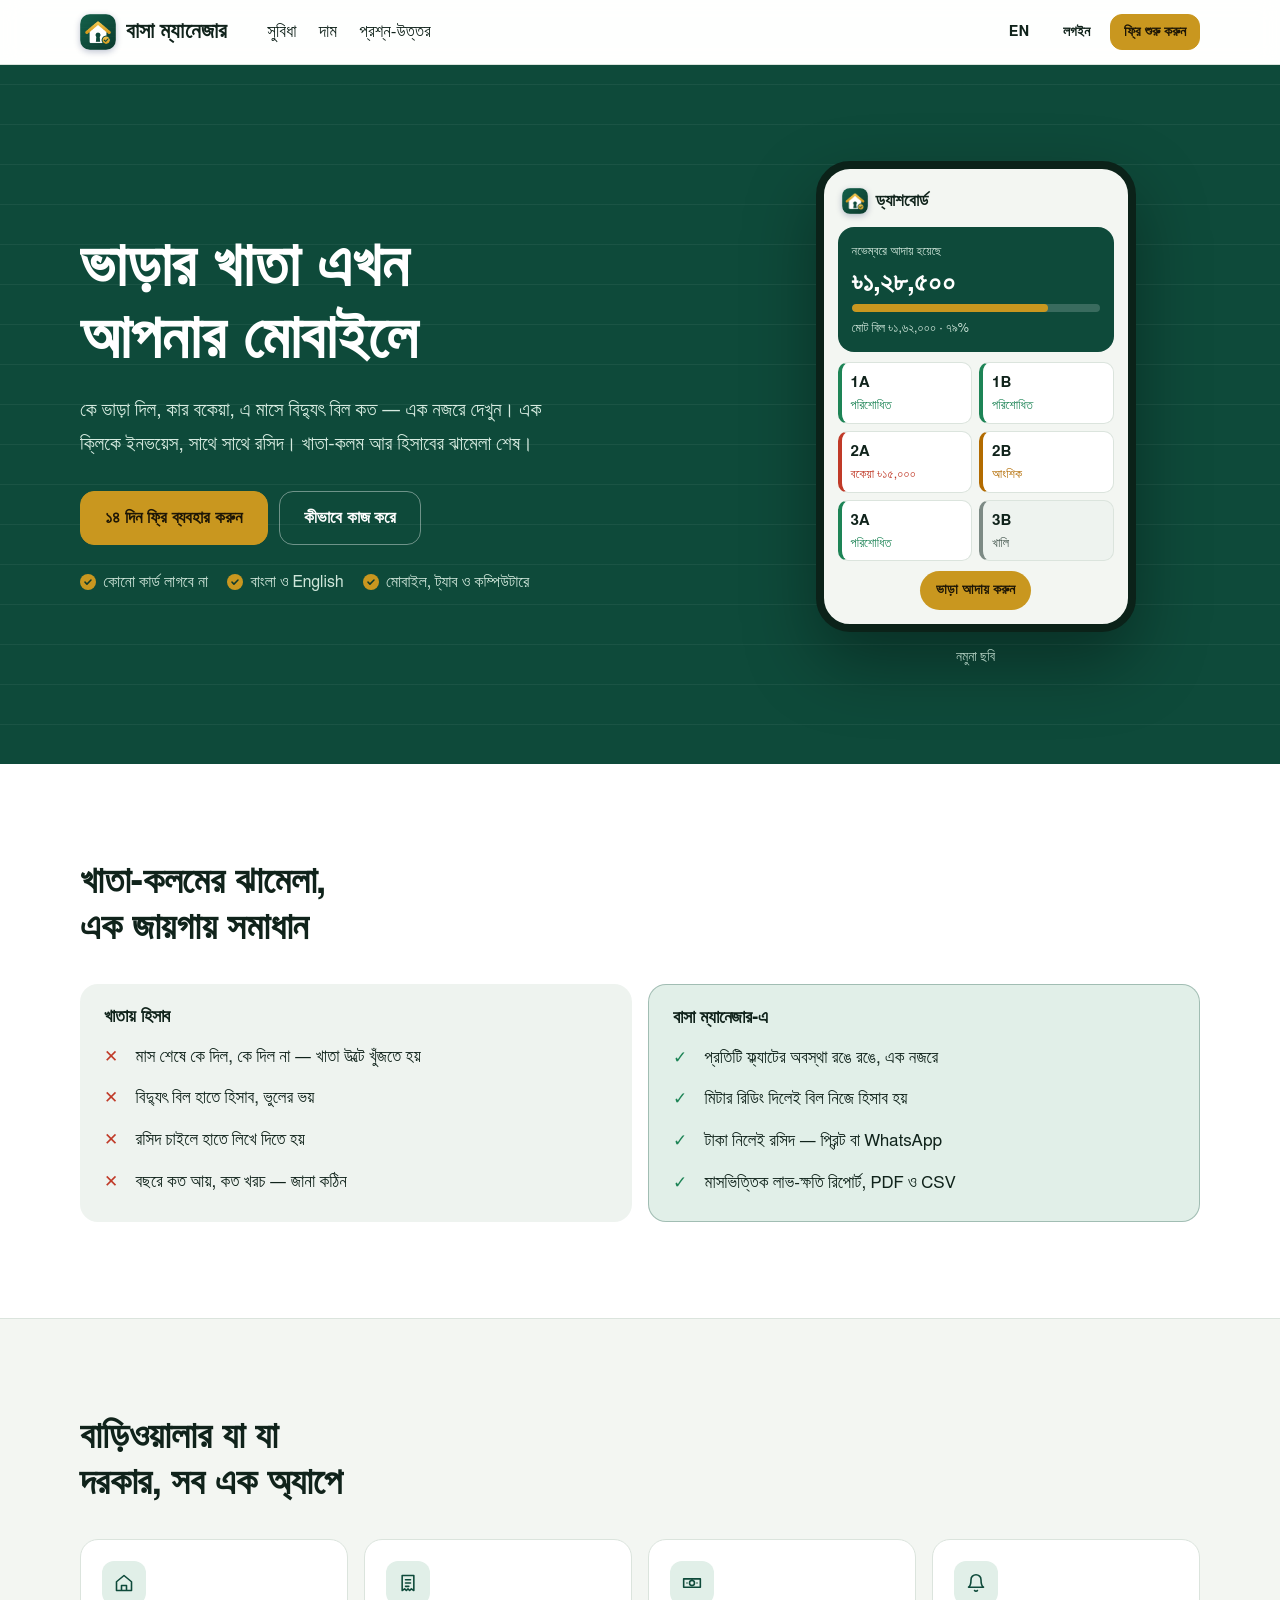
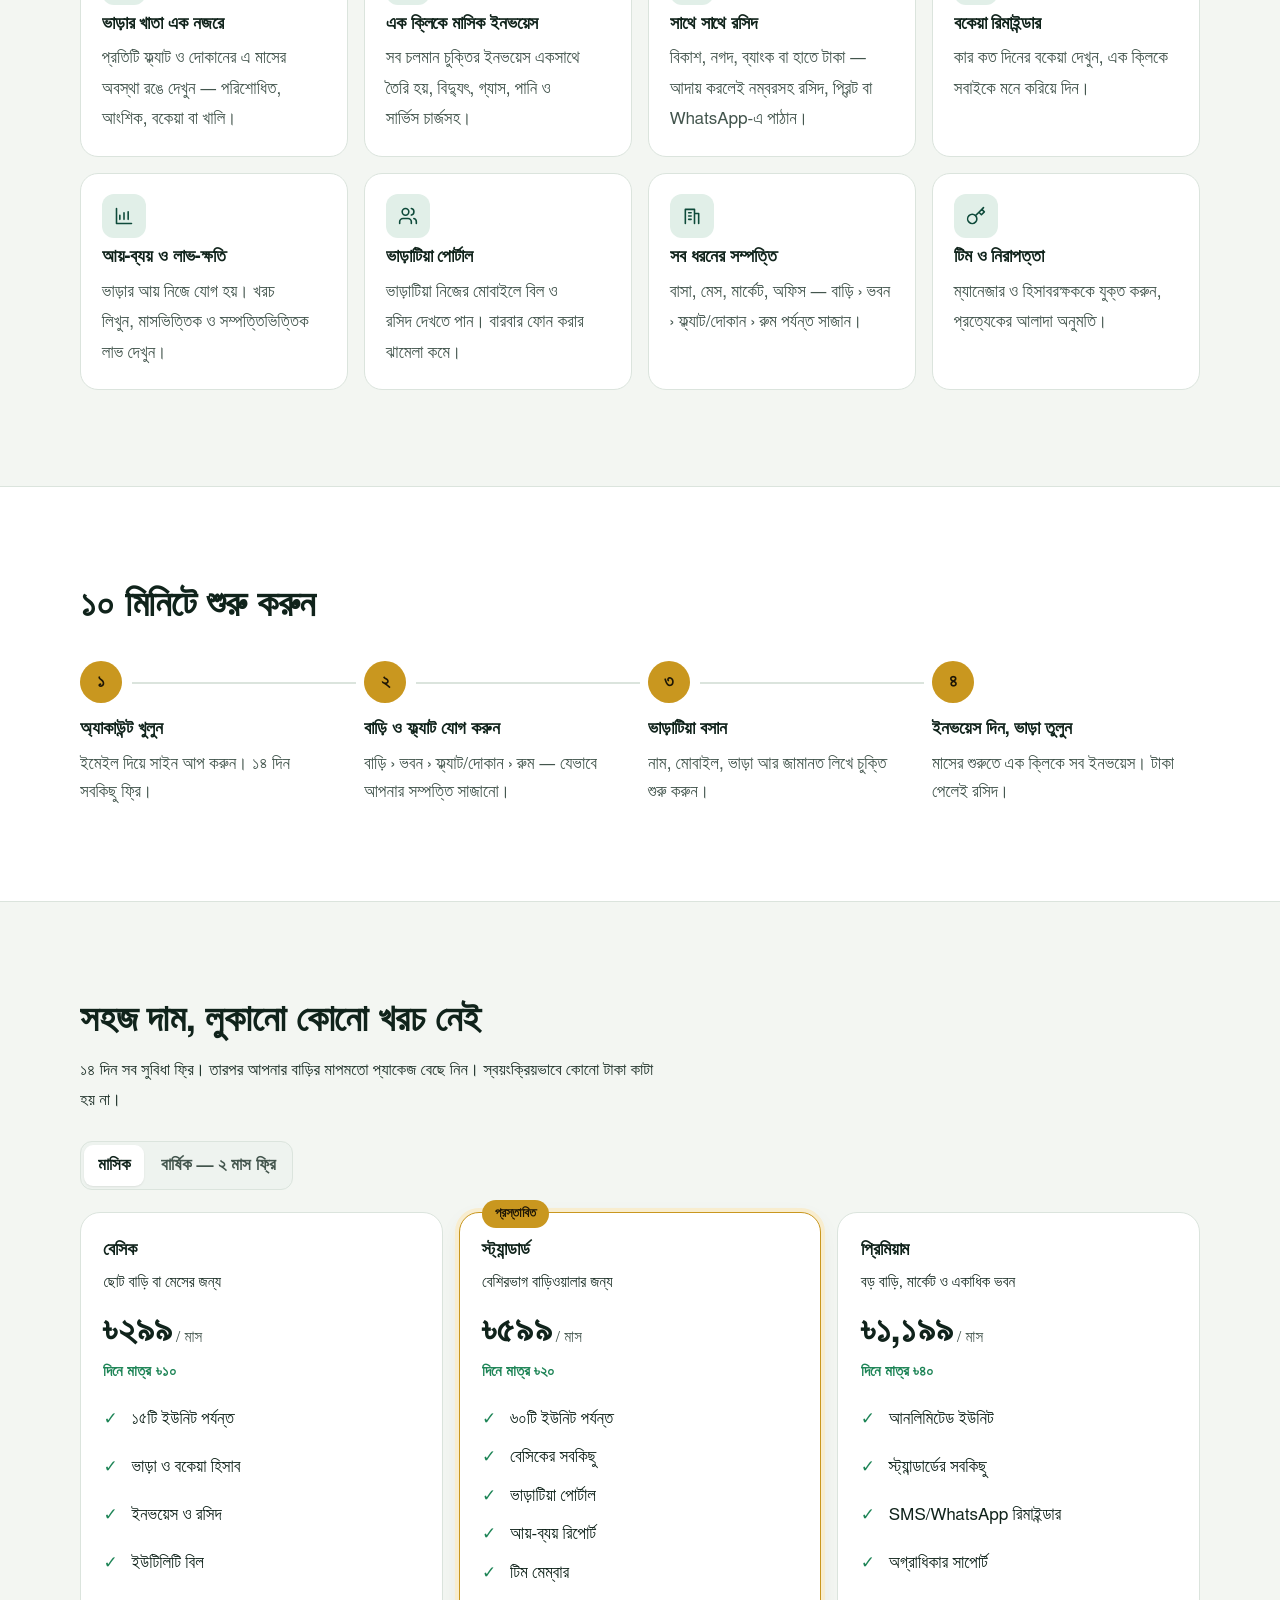
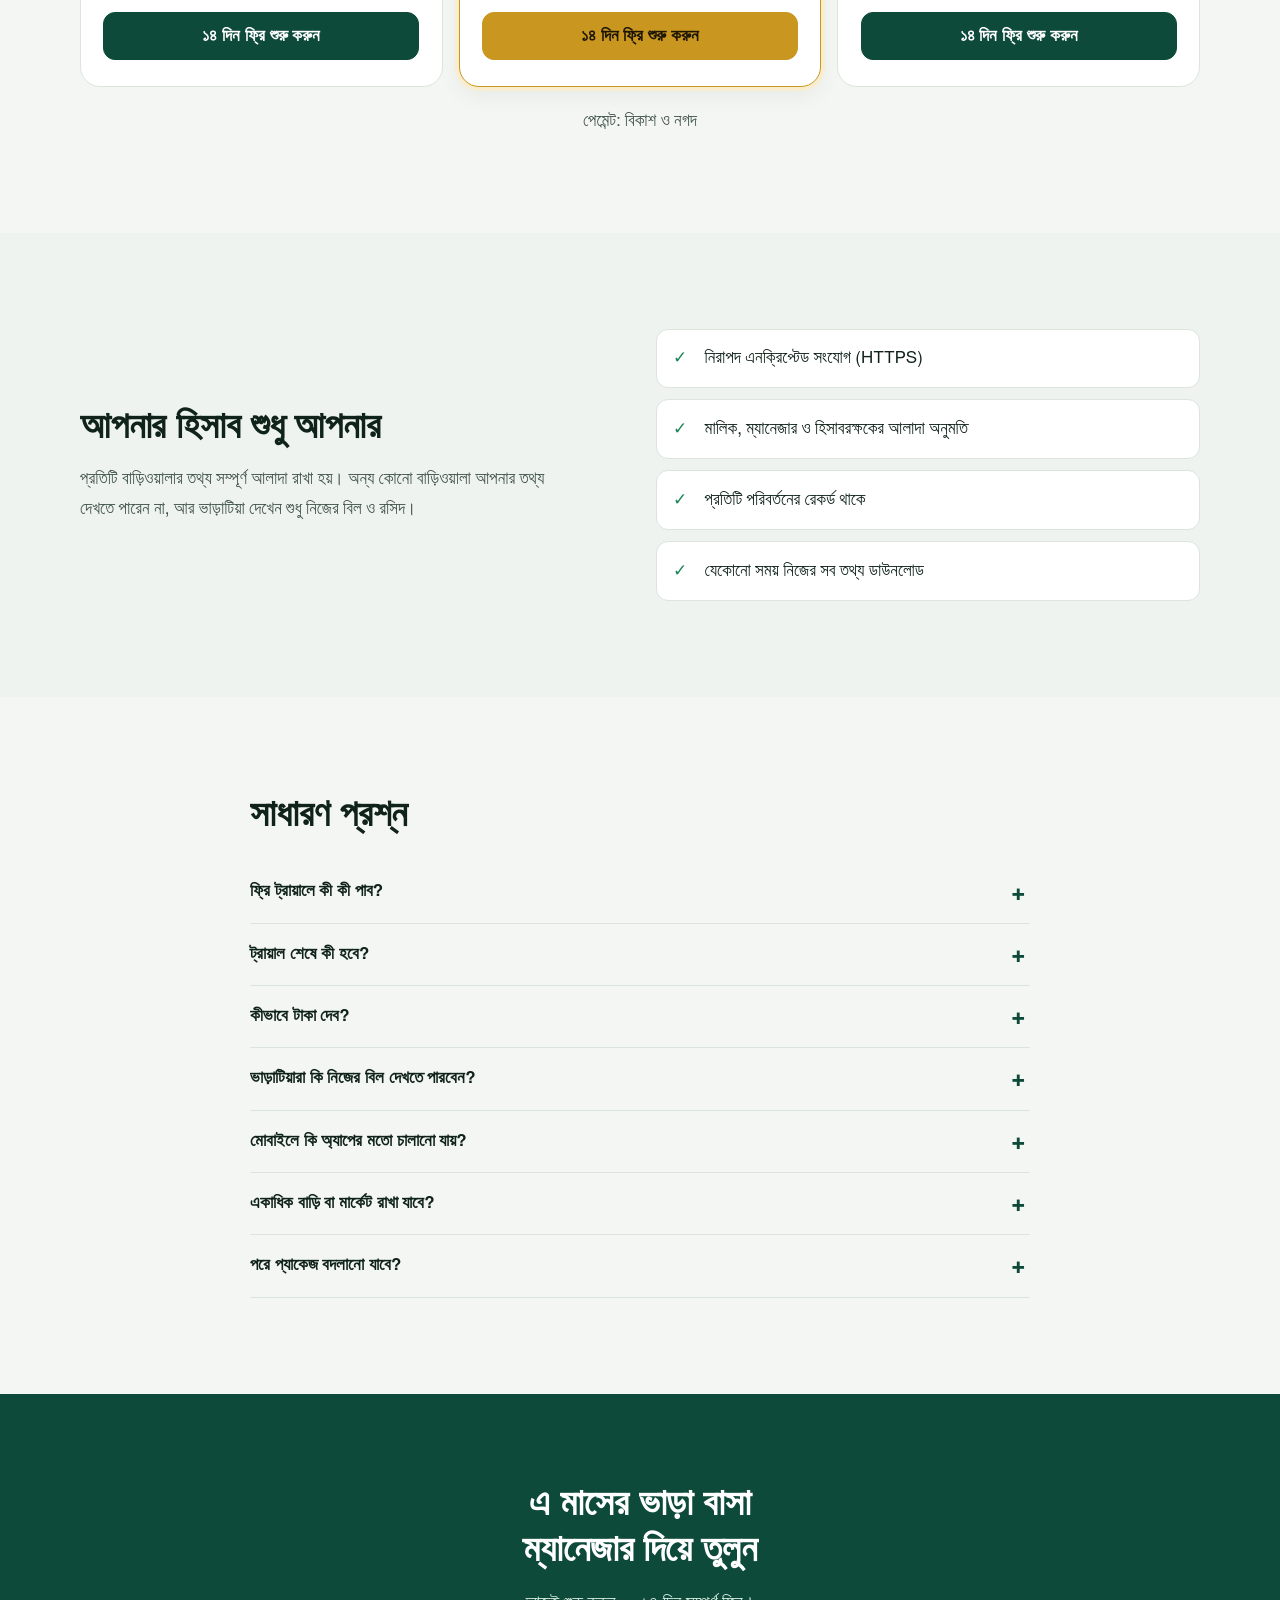
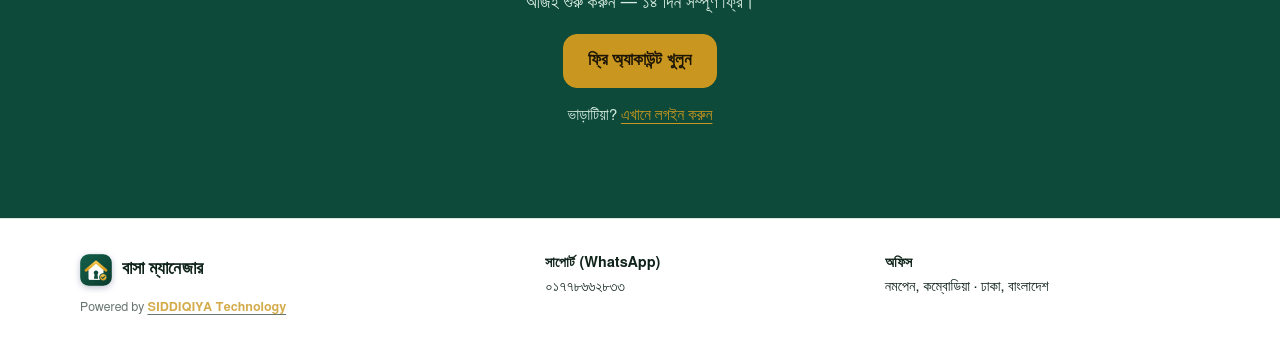
<file: index.html>
<!doctype html>
<html lang="bn">
<head>
<meta charset="utf-8">
<meta name="google" content="notranslate">
<meta name="viewport" content="width=device-width, initial-scale=1, viewport-fit=cover">
<meta name="theme-color" content="#0e4a3a">
<meta http-equiv="Content-Security-Policy" content="default-src 'self'; script-src 'self' https://esm.sh; style-src 'self' 'unsafe-inline' https://fonts.googleapis.com; font-src https://fonts.gstatic.com; img-src 'self' data:; connect-src 'self' https://*.supabase.co wss://*.supabase.co https://esm.sh; object-src 'none'; base-uri 'self'; form-action 'self'">
<title>বাসা ম্যানেজার — বাড়ি ভাড়া ব্যবস্থাপনা</title>
<meta name="description" content="বাড়িওয়ালাদের জন্য ভাড়া, বকেয়া, বিদ্যুৎ-গ্যাস-পানির বিল, ইনভয়েস ও রসিদের সহজ সফটওয়্যার। ১৪ দিন ফ্রি। Powered by SIDDIQIYA Technology.">
<meta property="og:title" content="বাসা ম্যানেজার — ভাড়ার খাতা এখন মোবাইলে">
<meta property="og:description" content="কে ভাড়া দিল, কার বকেয়া — এক নজরে। এক ক্লিকে ইনভয়েস ও রসিদ। ১৪ দিন ফ্রি।">
<meta property="og:url" content="https://basha.hsdmj.com/">
<meta property="og:image" content="https://basha.hsdmj.com/assets/img/og.png">
<meta property="og:image:width" content="1200">
<meta property="og:image:height" content="630">
<meta property="og:image:type" content="image/png">
<meta property="og:image:alt" content="বাসা ম্যানেজার: ভাড়া, বকেয়া, বিল ও রসিদ এক অ্যাপে">
<meta property="og:type" content="website">
<meta property="og:site_name" content="বাসা ম্যানেজার">
<meta property="og:locale" content="bn_BD">
<meta name="twitter:card" content="summary_large_image">
<meta name="twitter:image" content="https://basha.hsdmj.com/assets/img/og.png">
<link rel="apple-touch-icon" href="assets/img/apple-touch-icon.png">
<meta name="apple-mobile-web-app-title" content="বাসা ম্যানেজার">
<link rel="manifest" href="site.webmanifest">
<link rel="icon" href="assets/img/favicon.png" type="image/png">
<link rel="preconnect" href="https://fonts.googleapis.com"><link rel="preconnect" href="https://fonts.gstatic.com" crossorigin>
<link rel="stylesheet" href="https://fonts.googleapis.com/css2?family=Anek+Bangla:wght@500;600;700&family=Noto+Sans+Bengali:wght@400;500;600;700&display=swap">
<link rel="stylesheet" href="assets/css/app.css">
<link rel="stylesheet" href="assets/css/landing.css">
</head>
<body class="lp">
<header class="lp-top">
  <div class="lp-wrap lp-top-in">
    <a class="lp-brand" href="./"><span class="mark" aria-hidden="true"></span><span class="wordmark">বাসা ম্যানেজার</span></a>
    <nav class="lp-links" aria-label="পাতার অংশ"><a href="#features">সুবিধা</a><a href="#pricing">দাম</a><a href="#faq">প্রশ্ন-উত্তর</a></nav>
    <span class="lp-actions"><span id="langSlot"></span><a class="btn ghost sm" href="login.html">লগইন</a><a class="btn gold sm lp-hide-xs" href="login.html?signup=1">ফ্রি শুরু করুন</a></span>
  </div>
</header>

<main>
  <section class="lp-hero">
    <div class="lp-wrap lp-hero-in">
      <div class="lp-hero-copy">
        <h1>ভাড়ার খাতা এখন আপনার মোবাইলে</h1>
        <p class="lp-lead">কে ভাড়া দিল, কার বকেয়া, এ মাসে বিদ্যুৎ বিল কত — এক নজরে দেখুন। এক ক্লিকে ইনভয়েস, সাথে সাথে রসিদ। খাতা-কলম আর হিসাবের ঝামেলা শেষ।</p>
        <div class="lp-cta">
          <a class="btn gold lp-big" href="login.html?signup=1">১৪ দিন ফ্রি ব্যবহার করুন</a>
          <a class="btn lp-ghost lp-big" href="#how">কীভাবে কাজ করে</a>
        </div>
        <ul class="lp-trust"><li>কোনো কার্ড লাগবে না</li><li>বাংলা ও English</li><li>মোবাইল, ট্যাব ও কম্পিউটারে</li></ul>
      </div>
      <figure class="lp-phone" aria-label="বাসা ম্যানেজার ড্যাশবোর্ডের নমুনা ছবি">
        <div class="lp-screen">
          <div class="lp-scr-head"><span class="mark" style="width:26px;height:26px;font-size:.85rem;border-radius:8px">R</span><b>ড্যাশবোর্ড</b></div>
          <div class="lp-scr-hero">
            <span>নভেম্বরে আদায় হয়েছে</span>
            <b>৳১,২৮,৫০০</b>
            <i class="lp-meter"><i style="width:79%"></i></i>
            <span>মোট বিল ৳১,৬২,০০০ · ৭৯%</span>
          </div>
          <div class="lp-scr-tiles">
            <span class="t paid"><b>1A</b>পরিশোধিত</span><span class="t paid"><b>1B</b>পরিশোধিত</span>
            <span class="t due"><b>2A</b>বকেয়া ৳১৫,০০০</span><span class="t partial"><b>2B</b>আংশিক</span>
            <span class="t paid"><b>3A</b>পরিশোধিত</span><span class="t vacant"><b>3B</b>খালি</span>
          </div>
          <div class="lp-scr-btn">ভাড়া আদায় করুন</div>
        </div>
        <figcaption>নমুনা ছবি</figcaption>
      </figure>
    </div>
  </section>

  <section class="lp-sec lp-compare" aria-labelledby="cmpTitle">
    <div class="lp-wrap">
      <h2 id="cmpTitle">খাতা-কলমের ঝামেলা, এক জায়গায় সমাধান</h2>
      <div class="lp-cmp">
        <div class="lp-cmp-col old"><h3>খাতায় হিসাব</h3>
          <ul><li>মাস শেষে কে দিল, কে দিল না — খাতা উল্টে খুঁজতে হয়</li><li>বিদ্যুৎ বিল হাতে হিসাব, ভুলের ভয়</li><li>রসিদ চাইলে হাতে লিখে দিতে হয়</li><li>বছরে কত আয়, কত খরচ — জানা কঠিন</li></ul></div>
        <div class="lp-cmp-col new"><h3>বাসা ম্যানেজার-এ</h3>
          <ul><li>প্রতিটি ফ্ল্যাটের অবস্থা রঙে রঙে, এক নজরে</li><li>মিটার রিডিং দিলেই বিল নিজে হিসাব হয়</li><li>টাকা নিলেই রসিদ — প্রিন্ট বা WhatsApp</li><li>মাসভিত্তিক লাভ-ক্ষতি রিপোর্ট, PDF ও CSV</li></ul></div>
      </div>
    </div>
  </section>

  <section class="lp-sec" id="features" aria-labelledby="featTitle">
    <div class="lp-wrap">
      <h2 id="featTitle">বাড়িওয়ালার যা যা দরকার, সব এক অ্যাপে</h2>
      <div class="lp-feats" id="feats"></div>
    </div>
  </section>

  <section class="lp-sec lp-how" id="how" aria-labelledby="howTitle">
    <div class="lp-wrap">
      <h2 id="howTitle">১০ মিনিটে শুরু করুন</h2>
      <ol class="lp-steps">
        <li><b>অ্যাকাউন্ট খুলুন</b><span>ইমেইল দিয়ে সাইন আপ করুন। ১৪ দিন সবকিছু ফ্রি।</span></li>
        <li><b>বাড়ি ও ফ্ল্যাট যোগ করুন</b><span>বাড়ি › ভবন › ফ্ল্যাট/দোকান › রুম — যেভাবে আপনার সম্পত্তি সাজানো।</span></li>
        <li><b>ভাড়াটিয়া বসান</b><span>নাম, মোবাইল, ভাড়া আর জামানত লিখে চুক্তি শুরু করুন।</span></li>
        <li><b>ইনভয়েস দিন, ভাড়া তুলুন</b><span>মাসের শুরুতে এক ক্লিকে সব ইনভয়েস। টাকা পেলেই রসিদ।</span></li>
      </ol>
    </div>
  </section>

  <section class="lp-sec" id="pricing" aria-labelledby="priceTitle">
    <div class="lp-wrap">
      <h2 id="priceTitle">সহজ দাম, লুকানো কোনো খরচ নেই</h2>
      <p class="lp-sub">১৪ দিন সব সুবিধা ফ্রি। তারপর আপনার বাড়ির মাপমতো প্যাকেজ বেছে নিন। স্বয়ংক্রিয়ভাবে কোনো টাকা কাটা হয় না।</p>
      <div class="lp-cycle"><div class="seg" id="cyc" role="group" aria-label="বিলিং"><button type="button" data-c="monthly" aria-pressed="true">মাসিক</button><button type="button" data-c="yearly" aria-pressed="false">বার্ষিক — ২ মাস ফ্রি</button></div></div>
      <div class="lp-plans" id="plans"></div>
      <p class="lp-pay">পেমেন্ট: বিকাশ ও নগদ</p>
    </div>
  </section>

  <section class="lp-sec lp-safe" aria-labelledby="safeTitle">
    <div class="lp-wrap lp-safe-in">
      <div><h2 id="safeTitle">আপনার হিসাব শুধু আপনার</h2>
        <p>প্রতিটি বাড়িওয়ালার তথ্য সম্পূর্ণ আলাদা রাখা হয়। অন্য কোনো বাড়িওয়ালা আপনার তথ্য দেখতে পারেন না, আর ভাড়াটিয়া দেখেন শুধু নিজের বিল ও রসিদ।</p></div>
      <ul class="lp-safe-list">
        <li>নিরাপদ এনক্রিপ্টেড সংযোগ (HTTPS)</li>
        <li>মালিক, ম্যানেজার ও হিসাবরক্ষকের আলাদা অনুমতি</li>
        <li>প্রতিটি পরিবর্তনের রেকর্ড থাকে</li>
        <li>যেকোনো সময় নিজের সব তথ্য ডাউনলোড</li>
      </ul>
    </div>
  </section>

  <section class="lp-sec" id="faq" aria-labelledby="faqTitle">
    <div class="lp-wrap lp-faq">
      <h2 id="faqTitle">সাধারণ প্রশ্ন</h2>
      <details><summary>ফ্রি ট্রায়ালে কী কী পাব?</summary><p>১৪ দিন সব সুবিধা ফ্রি — ইনভয়েস, রসিদ, ইউটিলিটি বিল, রিপোর্ট সব। কোনো কার্ড বা অগ্রিম টাকা লাগবে না।</p></details>
      <details><summary>ট্রায়াল শেষে কী হবে?</summary><p>আপনার সব তথ্য থেকে যাবে। পছন্দের প্যাকেজ নিলে আগের মতোই কাজ চালিয়ে যেতে পারবেন। না নিলেও তথ্য দেখতে পারবেন।</p></details>
      <details><summary>কীভাবে টাকা দেব?</summary><p>বিকাশ বা নগদে Send Money করে অ্যাপে ট্রানজেকশন আইডি দিন। যাচাইয়ের পর সাবস্ক্রিপশন চালু হয়। স্বয়ংক্রিয়ভাবে কোনো টাকা কাটা হয় না।</p></details>
      <details><summary>ভাড়াটিয়ারা কি নিজের বিল দেখতে পারবেন?</summary><p>হ্যাঁ। ভাড়াটিয়ার ইমেইল দিলে তিনি নিজের অ্যাকাউন্টে লগইন করে নিজের ইনভয়েস, বকেয়া ও রসিদ দেখতে পারবেন।</p></details>
      <details><summary>মোবাইলে কি অ্যাপের মতো চালানো যায়?</summary><p>হ্যাঁ। ফোনের ব্রাউজারে বাসা ম্যানেজার খুলে "Add to Home Screen" করলে অ্যাপের মতো আইকনসহ খুলবে। iPhone ও Android দুটোতেই।</p></details>
      <details><summary>একাধিক বাড়ি বা মার্কেট রাখা যাবে?</summary><p>যাবে। প্রতিটি সম্পত্তিতে একাধিক ভবন, ফ্ল্যাট, দোকান ও রুম রাখতে পারবেন। প্যাকেজ অনুযায়ী মোট ইউনিটের সীমা থাকে।</p></details>
      <details><summary>পরে প্যাকেজ বদলানো যাবে?</summary><p>যাবে। যেকোনো সময় বড় বা ছোট প্যাকেজ নিতে পারবেন।</p></details>
    </div>
  </section>

  <section class="lp-final">
    <div class="lp-wrap lp-final-in">
      <h2>এ মাসের ভাড়া বাসা ম্যানেজার দিয়ে তুলুন</h2>
      <p>আজই শুরু করুন — ১৪ দিন সম্পূর্ণ ফ্রি।</p>
      <a class="btn gold lp-big" href="login.html?signup=1">ফ্রি অ্যাকাউন্ট খুলুন</a>
      <p class="lp-tenant">ভাড়াটিয়া? <a href="login.html?role=tenant">এখানে লগইন করুন</a></p>
    </div>
  </section>
</main>

<footer class="lp-foot">
  <div class="lp-wrap lp-foot-in">
    <div><a class="lp-brand" href="./"><span class="mark" style="width:32px;height:32px;font-size:1rem;border-radius:9px">R</span><span class="wordmark" style="font-size:1.1rem">বাসা ম্যানেজার</span></a>
      <p class="small" id="pwFoot"></p></div>
    <div class="small"><b>সাপোর্ট (WhatsApp)</b><br><span class="num">০১৭৭৮৬৬২৮৩৩</span></div>
    <div class="small"><b>অফিস</b><br>নমপেন, কম্বোডিয়া · ঢাকা, বাংলাদেশ</div>
  </div>
</footer>
<script type="module" src="assets/js/landing.js"></script>
</body>
</html>
</file>
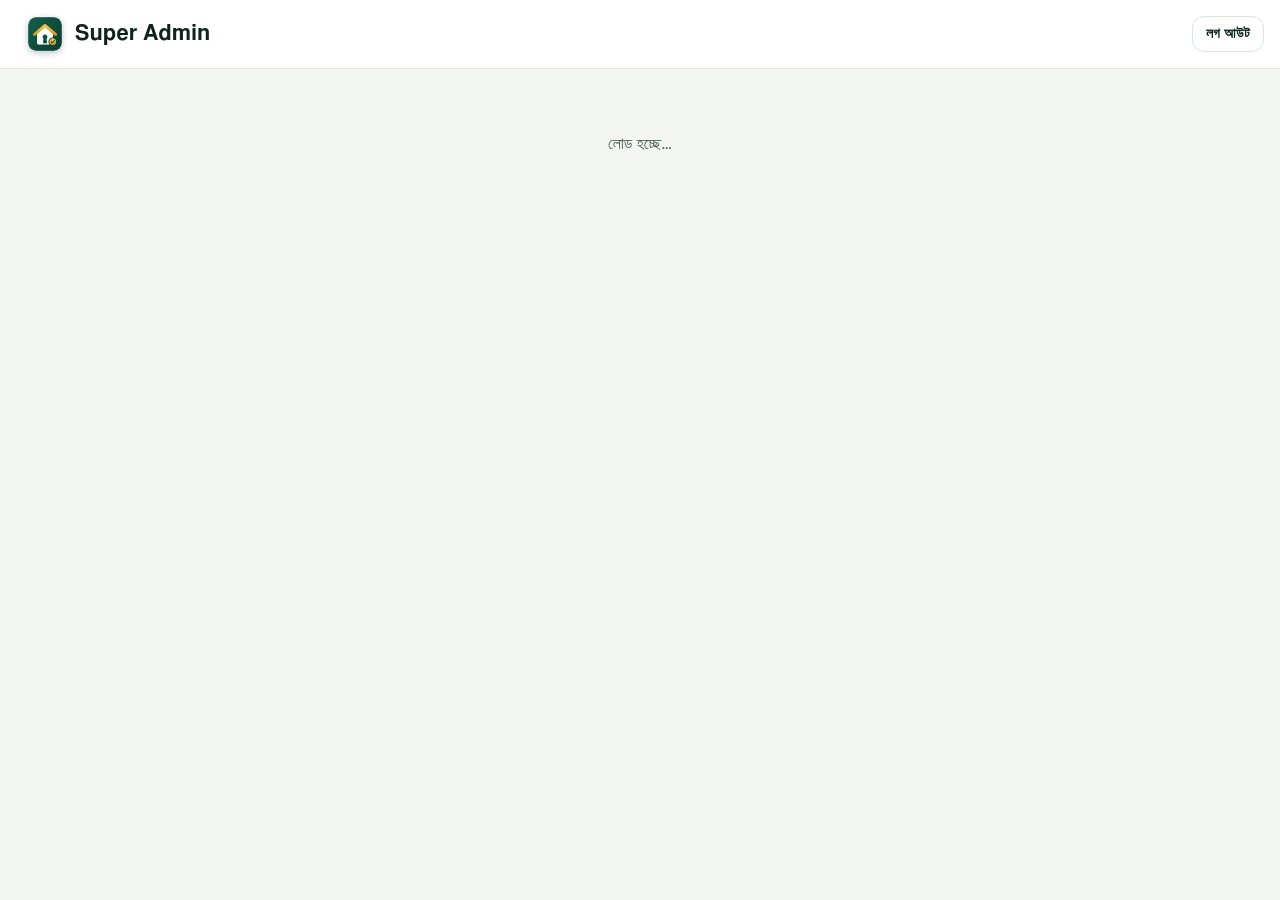
<file: admin.html>
<!doctype html>
<html lang="bn">
<head>
<meta charset="utf-8">
<meta name="google" content="notranslate">
<meta name="viewport" content="width=device-width, initial-scale=1, viewport-fit=cover">
<meta name="robots" content="noindex">
<meta name="theme-color" content="#0e4a3a">
<meta http-equiv="Content-Security-Policy" content="default-src 'self'; script-src 'self' https://esm.sh; style-src 'self' 'unsafe-inline' https://fonts.googleapis.com; font-src https://fonts.gstatic.com; img-src 'self' data:; connect-src 'self' https://*.supabase.co wss://*.supabase.co https://esm.sh; object-src 'none'; base-uri 'self'; form-action 'self'">
<title>বাসা ম্যানেজার Super Admin</title>
<link rel="apple-touch-icon" href="assets/img/apple-touch-icon.png">
<meta name="apple-mobile-web-app-capable" content="yes">
<meta name="mobile-web-app-capable" content="yes">
<meta name="apple-mobile-web-app-title" content="বাসা ম্যানেজার">
<meta name="apple-mobile-web-app-status-bar-style" content="default">
<link rel="manifest" href="site.webmanifest">
<link rel="icon" href="assets/img/favicon.png" type="image/png">
<link rel="preconnect" href="https://fonts.googleapis.com"><link rel="preconnect" href="https://fonts.gstatic.com" crossorigin>
<link rel="stylesheet" href="https://fonts.googleapis.com/css2?family=Anek+Bangla:wght@500;600;700&family=Noto+Sans+Bengali:wght@400;500;600;700&display=swap">
<link rel="stylesheet" href="assets/css/app.css">
</head>
<body>
<header class="topbar">
  <span class="mark" style="width:34px;height:34px;font-size:1.1rem">R</span>
  <h1>Super Admin</h1>
  <button class="btn ghost sm" id="themeBtn" aria-label="থিম বদলান"></button>
  <button class="btn sm" id="logoutBtn">লগ আউট</button>
</header>
<main class="content" id="view" style="margin:0 auto"><div class="empty"><p>লোড হচ্ছে…</p></div></main>
<script type="module" src="assets/js/admin.js"></script>
</body>
</html>
</file>
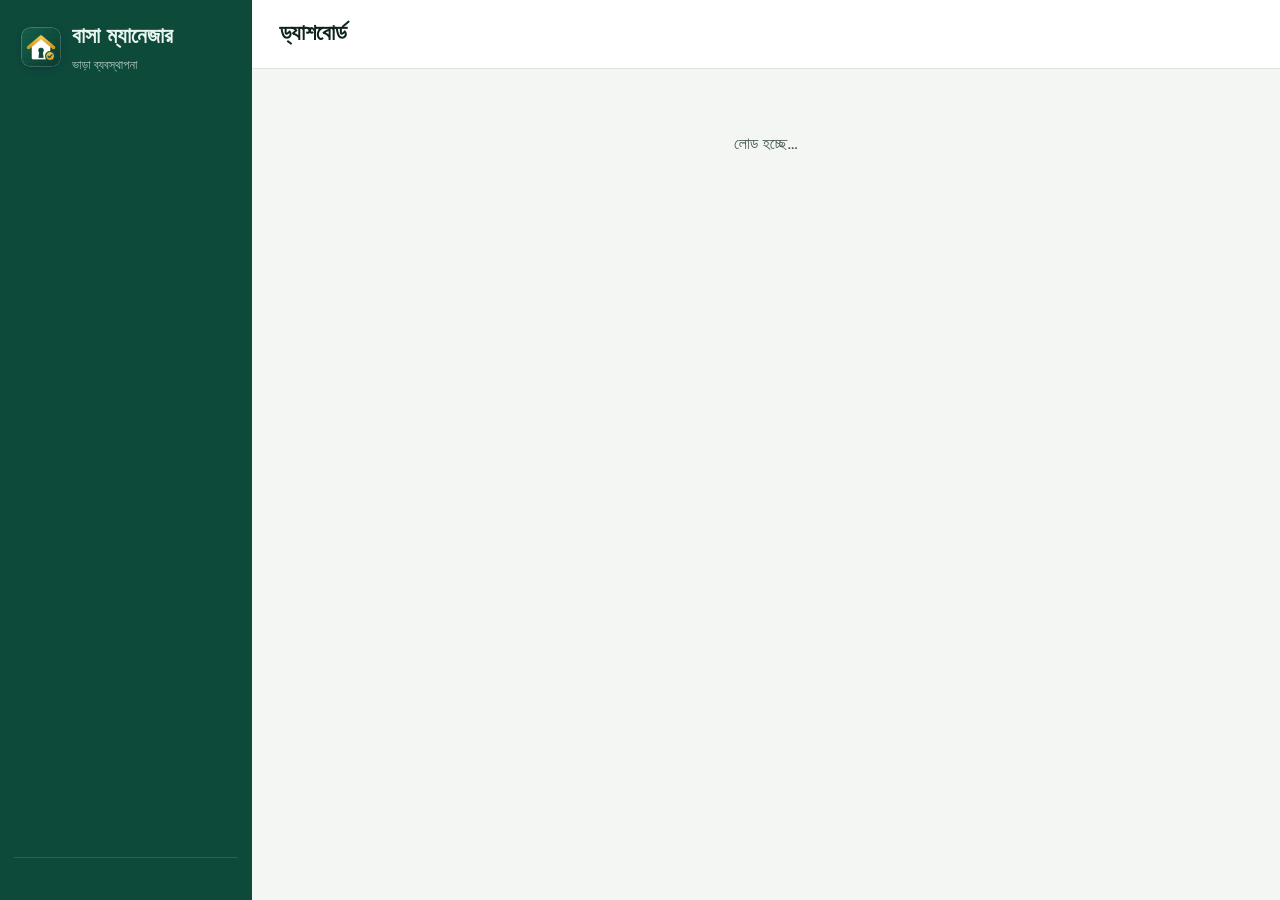
<file: app.html>
<!doctype html>
<html lang="bn">
<head>
<meta charset="utf-8">
<meta name="google" content="notranslate">
<meta name="viewport" content="width=device-width, initial-scale=1, viewport-fit=cover">
<meta name="robots" content="noindex">
<meta name="theme-color" content="#0e4a3a">
<meta http-equiv="Content-Security-Policy" content="default-src 'self'; script-src 'self' https://esm.sh; style-src 'self' 'unsafe-inline' https://fonts.googleapis.com; font-src https://fonts.gstatic.com; img-src 'self' data: blob:; connect-src 'self' https://*.supabase.co wss://*.supabase.co https://esm.sh; object-src 'none'; base-uri 'self'; form-action 'self'">
<title>বাসা ম্যানেজার ড্যাশবোর্ড</title>
<link rel="apple-touch-icon" href="assets/img/apple-touch-icon.png">
<meta name="apple-mobile-web-app-capable" content="yes">
<meta name="mobile-web-app-capable" content="yes">
<meta name="apple-mobile-web-app-title" content="বাসা ম্যানেজার">
<meta name="apple-mobile-web-app-status-bar-style" content="default">
<link rel="icon" href="assets/img/favicon.png" type="image/png">
<link rel="manifest" href="site.webmanifest">
<link rel="preconnect" href="https://fonts.googleapis.com"><link rel="preconnect" href="https://fonts.gstatic.com" crossorigin>
<link rel="stylesheet" href="https://fonts.googleapis.com/css2?family=Anek+Bangla:wght@500;600;700&family=Noto+Sans+Bengali:wght@400;500;600;700&display=swap">
<link rel="stylesheet" href="assets/css/app.css">
</head>
<body>
<div class="shell">
  <aside class="side" aria-label="মেনু">
    <div class="brandrow"><span class="mark" aria-hidden="true"></span><div><div class="wordmark">বাসা ম্যানেজার</div><div class="powered" style="color:#cfe6da">ভাড়া ব্যবস্থাপনা</div></div></div>
    <select class="org-switch" id="orgSwitch" aria-label="ব্যবসা নির্বাচন" hidden></select>
    <nav id="sideNav"></nav>
    <div class="foot"><div id="sideUser" class="small"></div><div id="sidePowered" style="color:#cfe6da"></div></div>
  </aside>
  <div class="main">
    <header class="topbar">
      <span class="mark mob-brand">R</span>
      <h1 id="pageTitle">ড্যাশবোর্ড</h1>
      <button class="btn ghost sm" id="themeBtn" aria-label="থিম বদলান"></button>
      <button class="btn gold sm" id="payBtnTop" hidden></button>
    </header>
    <div id="trialBar" class="trial-bar" hidden></div>
    <main class="content" id="view" tabindex="-1"><div class="empty"><p>লোড হচ্ছে…</p></div></main>
  </div>
</div>
<nav class="bottom-nav" id="bottomNav" aria-label="মোবাইল মেনু"></nav>
<button class="fab" id="fab" type="button"></button>
<script type="module" src="assets/js/app.js"></script>
</body>
</html>
</file>
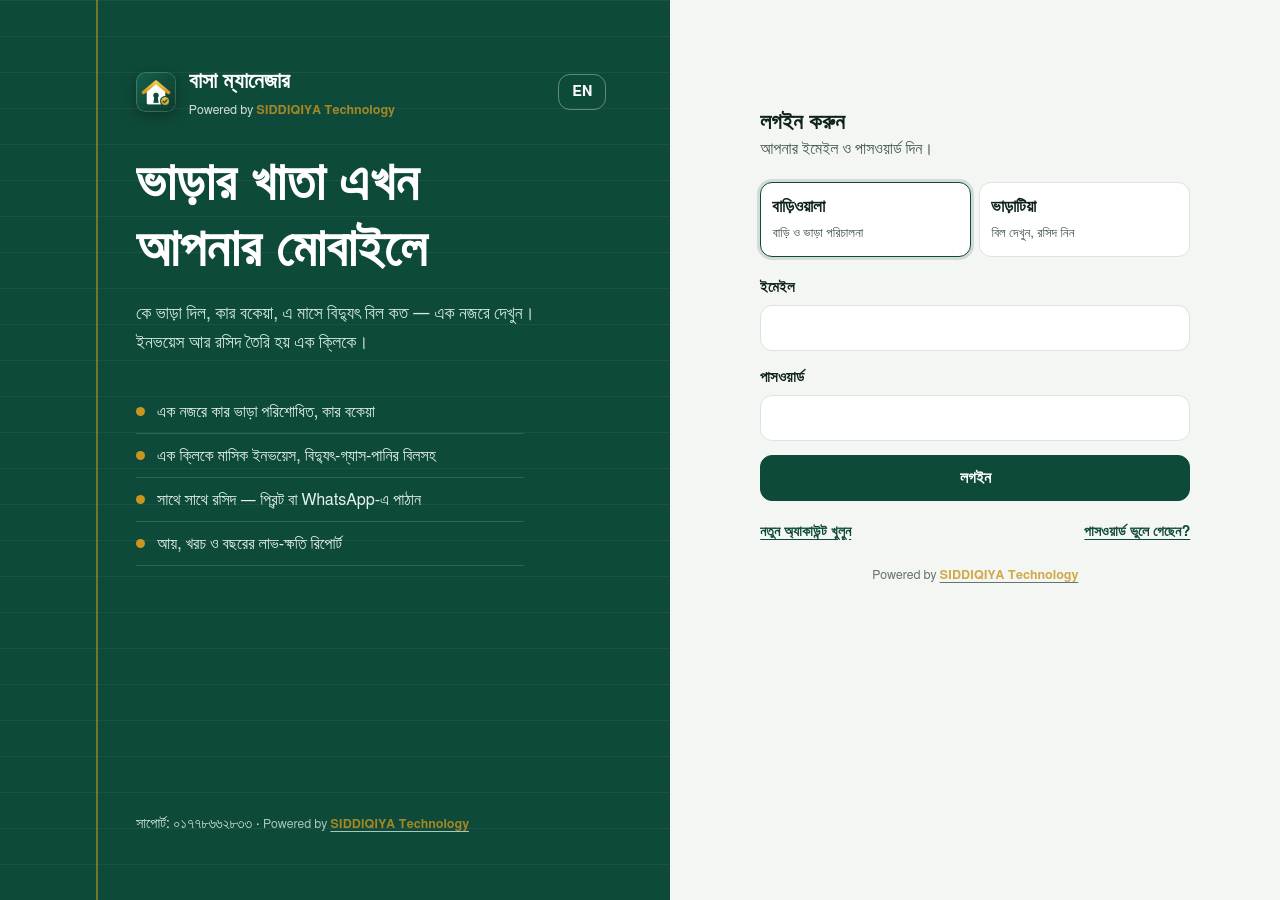
<file: login.html>
<!doctype html>
<html lang="bn">
<head>
<meta charset="utf-8">
<meta name="google" content="notranslate">
<meta name="viewport" content="width=device-width, initial-scale=1, viewport-fit=cover">
<meta name="theme-color" content="#0e4a3a">
<meta http-equiv="Content-Security-Policy" content="default-src 'self'; script-src 'self' https://esm.sh; style-src 'self' 'unsafe-inline' https://fonts.googleapis.com; font-src https://fonts.gstatic.com; img-src 'self' data:; connect-src 'self' https://*.supabase.co wss://*.supabase.co https://esm.sh; object-src 'none'; base-uri 'self'; form-action 'self'">
<title>লগইন — বাসা ম্যানেজার</title>
<meta name="description" content="বাসা ম্যানেজার: বাড়িওয়ালাদের জন্য ভাড়া, বকেয়া, ইউটিলিটি বিল, ইনভয়েস ও রসিদের সহজ সফটওয়্যার। Powered by SIDDIQIYA Technology.">
<meta property="og:title" content="বাসা ম্যানেজার — বাড়ি ভাড়া ব্যবস্থাপনা">
<meta property="og:description" content="ভাড়ার খাতা এখন মোবাইলে। কে দিল, কার বকেয়া — এক নজরে।">
<link rel="apple-touch-icon" href="assets/img/apple-touch-icon.png">
<meta name="apple-mobile-web-app-capable" content="yes">
<meta name="mobile-web-app-capable" content="yes">
<meta name="apple-mobile-web-app-title" content="বাসা ম্যানেজার">
<meta name="apple-mobile-web-app-status-bar-style" content="default">
<link rel="icon" href="assets/img/favicon.png" type="image/png">
<link rel="manifest" href="site.webmanifest">
<link rel="preconnect" href="https://fonts.googleapis.com"><link rel="preconnect" href="https://fonts.gstatic.com" crossorigin>
<link rel="stylesheet" href="https://fonts.googleapis.com/css2?family=Anek+Bangla:wght@500;600;700&family=Noto+Sans+Bengali:wght@400;500;600;700&display=swap">
<link rel="stylesheet" href="assets/css/app.css">
</head>
<body>
<div class="auth">
  <section class="auth-art">
    <div class="brandrow" style="justify-content:space-between;width:100%"><a href="./" style="display:flex;gap:.8rem;align-items:center;color:inherit;text-decoration:none"><span class="mark" aria-hidden="true"></span><div><div class="wordmark">বাসা ম্যানেজার</div><div class="powered">Powered by <b>SIDDIQIYA Technology</b></div></div></a><span id="langSlot"></span></div>
    <div style="display:grid;gap:1rem">
      <h1>ভাড়ার খাতা এখন আপনার মোবাইলে</h1>
      <p class="lead">কে ভাড়া দিল, কার বকেয়া, এ মাসে বিদ্যুৎ বিল কত — এক নজরে দেখুন। ইনভয়েস আর রসিদ তৈরি হয় এক ক্লিকে।</p>
    </div>
    <ul class="feature-lines">
      <li>এক নজরে কার ভাড়া পরিশোধিত, কার বকেয়া</li>
      <li>এক ক্লিকে মাসিক ইনভয়েস, বিদ্যুৎ-গ্যাস-পানির বিলসহ</li>
      <li>সাথে সাথে রসিদ — প্রিন্ট বা WhatsApp-এ পাঠান</li>
      <li>আয়, খরচ ও বছরের লাভ-ক্ষতি রিপোর্ট</li>
    </ul>
    <p class="bottom small" style="color:#cfe6da">সাপোর্ট: ০১৭৭৮৬৬২৮৩৩ · <span id="pw2"></span></p>
  </section>

  <section class="auth-form">
    <div class="auth-card">
      <div>
        <h2 id="formTitle">লগইন করুন</h2>
        <p class="muted" id="formLead">আপনার ইমেইল ও পাসওয়ার্ড দিন।</p>
      </div>
      <div class="role-tabs" role="group" aria-label="আপনি কে">
        <button type="button" data-role="owner" aria-pressed="true"><b>বাড়িওয়ালা</b><span>বাড়ি ও ভাড়া পরিচালনা</span></button>
        <button type="button" data-role="tenant" aria-pressed="false"><b data-en="Tenant">ভাড়াটিয়া</b><span>বিল দেখুন, রসিদ নিন</span></button>
      </div>

      <form class="form" id="authForm" novalidate>
        <label class="field" id="nameField" hidden><span>আপনার নাম</span><input class="input" name="full_name" autocomplete="name" maxlength="120"></label>
        <label class="field"><span>ইমেইল</span><input class="input" name="email" type="email" required autocomplete="email"></label>
        <label class="field" id="passField"><span>পাসওয়ার্ড</span><input class="input" name="password" type="password" minlength="8" required autocomplete="current-password"></label>
        <div class="form-error" hidden></div>
        <div class="form-ok" hidden style="background:var(--paid-soft);color:var(--paid);padding:.6rem .8rem;border-radius:8px;font-weight:600"></div>
        <button class="btn primary block" id="submitBtn" type="submit">লগইন</button>
      </form>
      <div style="display:flex;justify-content:space-between;gap:1rem;flex-wrap:wrap" class="small">
        <button class="link-btn" type="button" id="modeBtn">নতুন অ্যাকাউন্ট খুলুন</button>
        <button class="link-btn" type="button" id="forgotBtn">পাসওয়ার্ড ভুলে গেছেন?</button>
      </div>
      <p class="small muted" id="tenantHint" hidden>বাড়িওয়ালা বাসা ম্যানেজার-এ আপনার যে ইমেইল দিয়েছেন, সেই ইমেইল দিয়ে অ্যাকাউন্ট খুলুন। তাহলে আপনার বিল ও রসিদ নিজে থেকে দেখা যাবে।</p>

      <div class="demo-box" id="demoBox" hidden>
        <b>সাইন আপ ছাড়াই দেখে নিন</b>
        <span class="small">নমুনা তথ্যসহ পুরো সফটওয়্যারটি চালিয়ে দেখুন।</span>
        <div class="row">
          <a class="btn sm primary" href="app.html?demo=owner">বাড়িওয়ালার ডেমো</a>
          <a class="btn sm" href="tenant.html?demo=tenant">ভাড়াটিয়ার ডেমো</a>
          <a class="btn sm ghost" href="admin.html?demo=admin">Super Admin ডেমো</a>
        </div>
      </div>
      <p class="small muted" style="text-align:center"><span id="pw3"></span></p>
    </div>
  </section>
</div>
<script type="module" src="assets/js/login.js"></script>
</body>
</html>
</file>
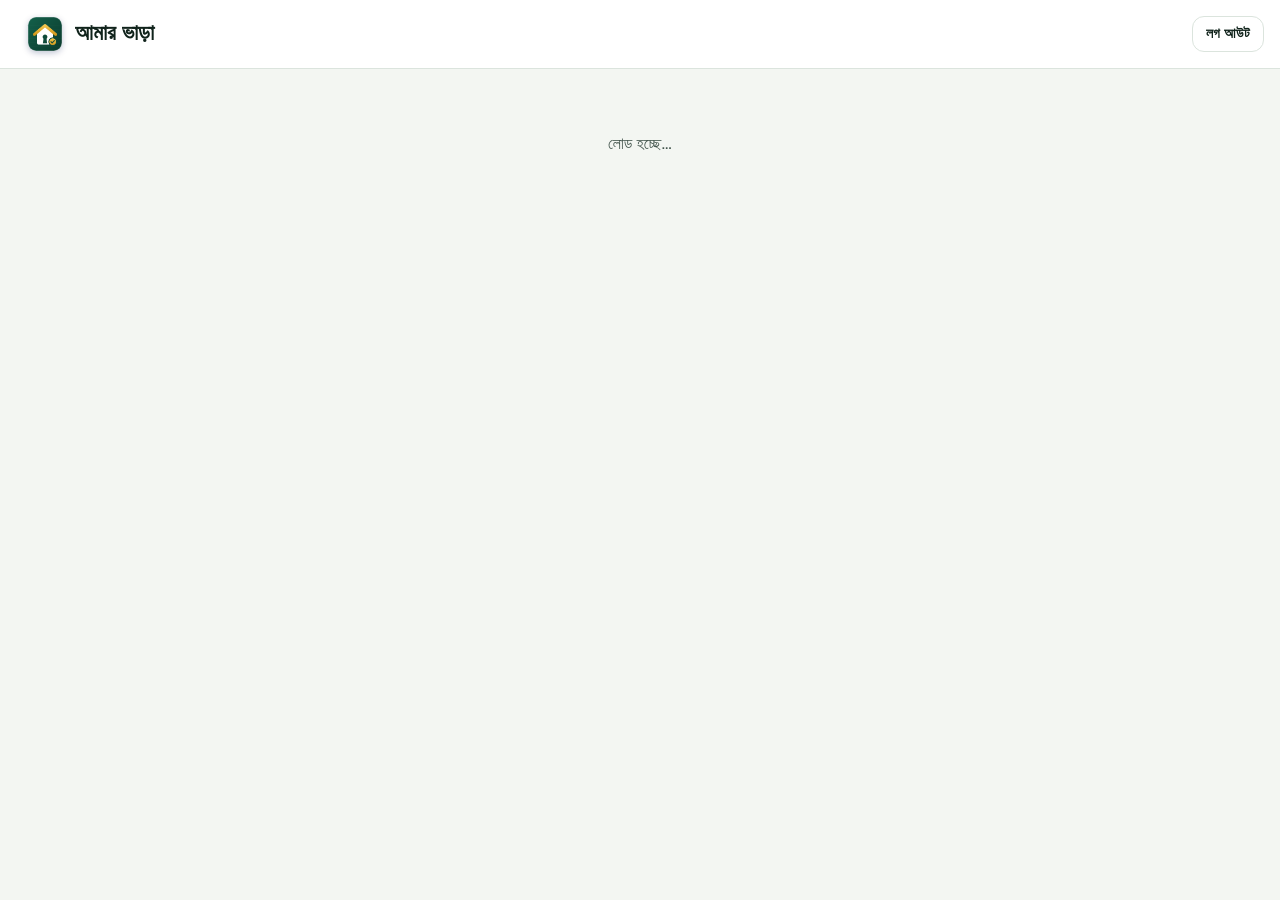
<file: tenant.html>
<!doctype html>
<html lang="bn">
<head>
<meta charset="utf-8">
<meta name="google" content="notranslate">
<meta name="viewport" content="width=device-width, initial-scale=1, viewport-fit=cover">
<meta name="robots" content="noindex">
<meta name="theme-color" content="#0e4a3a">
<meta http-equiv="Content-Security-Policy" content="default-src 'self'; script-src 'self' https://esm.sh; style-src 'self' 'unsafe-inline' https://fonts.googleapis.com; font-src https://fonts.gstatic.com; img-src 'self' data: blob:; connect-src 'self' https://*.supabase.co wss://*.supabase.co https://esm.sh; object-src 'none'; base-uri 'self'; form-action 'self'">
<title>আমার ভাড়া — বাসা ম্যানেজার</title>
<link rel="apple-touch-icon" href="assets/img/apple-touch-icon.png">
<meta name="apple-mobile-web-app-capable" content="yes">
<meta name="mobile-web-app-capable" content="yes">
<meta name="apple-mobile-web-app-title" content="বাসা ম্যানেজার">
<meta name="apple-mobile-web-app-status-bar-style" content="default">
<link rel="icon" href="assets/img/favicon.png" type="image/png">
<link rel="manifest" href="site.webmanifest">
<link rel="preconnect" href="https://fonts.googleapis.com"><link rel="preconnect" href="https://fonts.gstatic.com" crossorigin>
<link rel="stylesheet" href="https://fonts.googleapis.com/css2?family=Anek+Bangla:wght@500;600;700&family=Noto+Sans+Bengali:wght@400;500;600;700&display=swap">
<link rel="stylesheet" href="assets/css/app.css">
</head>
<body>
<header class="topbar">
  <span class="mark" style="width:34px;height:34px;font-size:1.1rem">R</span>
  <h1>আমার ভাড়া</h1>
  <button class="btn ghost sm" id="themeBtn" aria-label="থিম বদলান"></button>
  <button class="btn sm" id="logoutBtn">লগ আউট</button>
</header>
<main class="content" id="view" style="margin:0 auto;padding-bottom:3rem"><div class="empty"><p>লোড হচ্ছে…</p></div></main>
<script type="module" src="assets/js/tenant.js"></script>
</body>
</html>
</file>
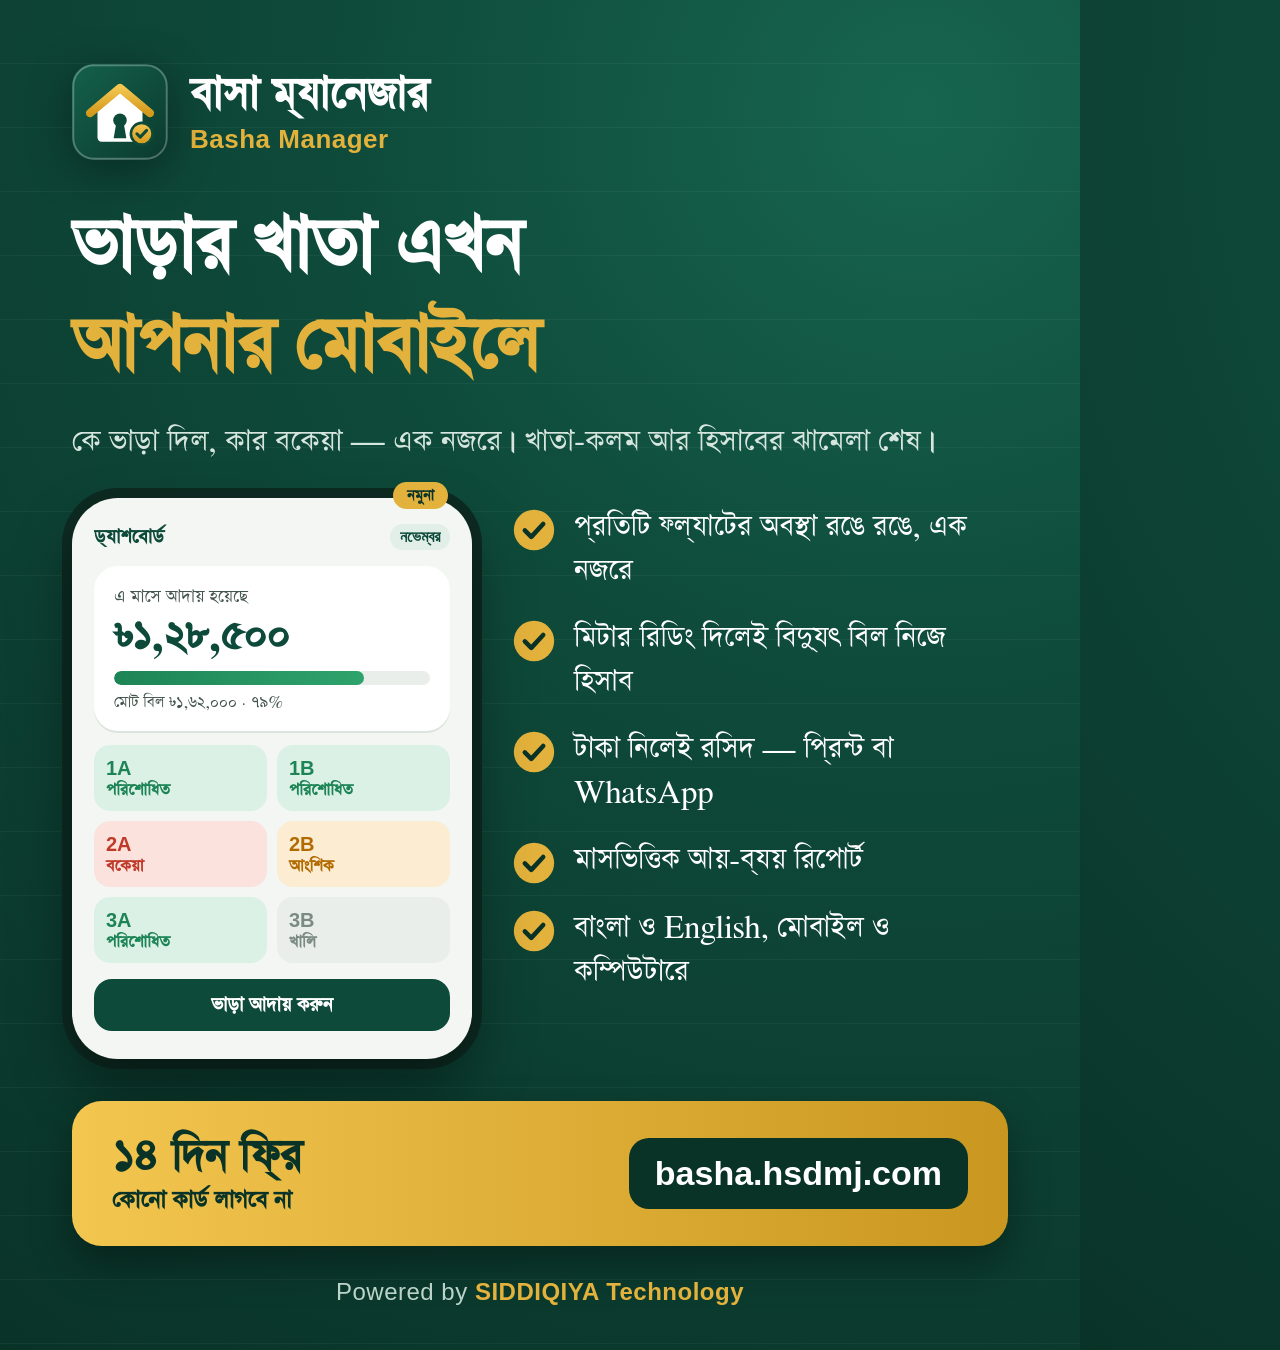
<file: marketing/facebook-post-1.html>
<!doctype html>
<html lang="bn">
<head>
<meta charset="utf-8">
<title>Basha Manager Facebook post</title>
<style>
  :root { --brand:#0e4a3a; --deep:#0a3328; --gold:#e3b23c; --gold2:#c9971f; --paper:#f3f6f2; --ink:#10231b; --paid:#1d8456; --due:#c03a28; --partial:#b26b00; --vacant:#7c8a84; }
  * { box-sizing:border-box; margin:0; padding:0; }
  html, body { width:1080px; height:1350px; }
  body { font-family:"FreeSerif","FreeSans",serif; background:radial-gradient(circle at 85% 8%, #17654f 0%, var(--brand) 38%, var(--deep) 100%); color:#fff; position:relative; overflow:hidden; }
  .lines { position:absolute; inset:0; background:repeating-linear-gradient(180deg, transparent 0 63px, rgba(255,255,255,.045) 63px 64px); }
  .wrap { position:relative; padding:64px 72px 0; }
  .brand { display:flex; align-items:center; gap:22px; }
  .brand svg { width:96px; height:96px; filter:drop-shadow(0 10px 22px rgba(0,0,0,.35)); }
  .brand b { display:block; font-size:50px; line-height:1.1; font-weight:700; }
  .brand span { font-family:"Liberation Sans","FreeSans",sans-serif; font-size:26px; color:var(--gold); font-weight:700; letter-spacing:.5px; }
  h1 { margin-top:40px; font-size:84px; line-height:1.18; font-weight:700; }
  h1 em { font-style:normal; color:var(--gold); }
  .sub { margin-top:20px; font-size:34px; line-height:1.45; color:#d6e6de; max-width:900px; }
  .row { display:flex; gap:40px; margin-top:30px; align-items:flex-start; }
  .phone { width:400px; flex:none; background:var(--paper); border-radius:46px; padding:26px 22px 28px; color:var(--ink); box-shadow:0 30px 60px rgba(0,0,0,.4), 0 0 0 10px #0d2b22; position:relative; }
  .phone .top { display:flex; justify-content:space-between; align-items:center; font-size:22px; font-weight:700; color:var(--brand); }
  .phone .top i { font-style:normal; font-family:"Liberation Sans",sans-serif; font-size:16px; background:#e1efe8; color:var(--brand); padding:4px 10px; border-radius:20px; }
  .card { margin-top:16px; background:#fff; border-radius:24px; padding:20px 20px 18px; box-shadow:0 2px 0 #dbe4dd; }
  .card small { font-size:20px; color:#43554d; }
  .card b { display:block; font-size:46px; margin:4px 0 8px; color:var(--brand); }
  .bar { height:14px; background:#e9eeeb; border-radius:10px; overflow:hidden; }
  .bar span { display:block; width:79%; height:100%; background:linear-gradient(90deg, var(--paid), #2fa36c); border-radius:10px; }
  .card p { margin-top:8px; font-size:18px; color:#43554d; }
  .flats { display:grid; grid-template-columns:1fr 1fr; gap:10px; margin-top:14px; }
  .f { border-radius:16px; padding:12px 12px 10px; font-size:19px; font-weight:700; }
  .f u { text-decoration:none; display:block; font-family:"Liberation Sans",sans-serif; font-size:20px; }
  .paid { background:#dcf1e5; color:var(--paid); } .due { background:#fbe2dd; color:var(--due); }
  .partial { background:#fbecd2; color:var(--partial); } .vacant { background:#e9eeeb; color:var(--vacant); }
  .btn { margin-top:16px; background:var(--brand); color:#fff; text-align:center; border-radius:18px; padding:14px; font-size:22px; font-weight:700; }
  .sample { position:absolute; top:-16px; right:24px; background:var(--gold); color:var(--deep); font-size:17px; font-weight:700; padding:4px 14px; border-radius:20px; }
  ul { list-style:none; flex:1; display:flex; flex-direction:column; gap:22px; padding-top:8px; }
  li { display:flex; gap:18px; align-items:flex-start; font-size:33px; line-height:1.35; }
  li svg { width:44px; height:44px; flex:none; margin-top:2px; }
  .cta { position:absolute; left:72px; right:72px; bottom:104px; background:linear-gradient(90deg, #f3c650, var(--gold2)); color:var(--deep); border-radius:30px; padding:30px 40px; display:flex; justify-content:space-between; align-items:center; box-shadow:0 18px 40px rgba(0,0,0,.35); }
  .cta b { font-size:50px; line-height:1.1; display:block; }
  .cta span { font-size:27px; font-weight:700; }
  .cta .url { font-family:"Liberation Sans",sans-serif; font-size:34px; font-weight:700; background:var(--deep); color:#fff; padding:16px 26px; border-radius:20px; }
  .foot { position:absolute; left:0; right:0; bottom:44px; text-align:center; font-family:"Liberation Sans",sans-serif; font-size:24px; color:#bcd3c8; letter-spacing:.5px; }
  .foot b { color:var(--gold); }
</style>
</head>
<body>
<div class="lines"></div>
<div class="wrap">
  <div class="brand">
    <svg viewBox="0 0 512 512" aria-hidden="true"><defs><linearGradient id="bg" x1="0" y1="0" x2="1" y2="1"><stop offset="0" stop-color="#14614b"/><stop offset="1" stop-color="#0b3a2d"/></linearGradient><linearGradient id="gd" x1="0" y1="0" x2="0" y2="1"><stop offset="0" stop-color="#f3c650"/><stop offset="1" stop-color="#d49a1c"/></linearGradient></defs><rect width="512" height="512" rx="116" fill="url(#bg)"/><rect x="7" y="7" width="498" height="498" rx="110" fill="none" stroke="#fff" stroke-opacity=".28" stroke-width="10"/><path d="M136 252 L256 152 L376 252 V392 a22 22 0 0 1 -22 22 H158 a22 22 0 0 1 -22 -22 Z" fill="#fff"/><path d="M96 262 L256 128 L416 262" fill="none" stroke="url(#gd)" stroke-width="44" stroke-linecap="round" stroke-linejoin="round"/><circle cx="256" cy="300" r="36" fill="#0e4a3a"/><path d="M236 316 H276 L290 396 H222 Z" fill="#0e4a3a"/><circle cx="372" cy="372" r="58" fill="url(#gd)" stroke="#0e4a3a" stroke-width="14"/><path d="M346 372 l18 18 l34 -36" fill="none" stroke="#0e4a3a" stroke-width="16" stroke-linecap="round" stroke-linejoin="round"/></svg>
    <div><b>বাসা ম্যানেজার</b><span>Basha Manager</span></div>
  </div>

  <h1>ভাড়ার খাতা এখন<br><em>আপনার মোবাইলে</em></h1>
  <p class="sub">কে ভাড়া দিল, কার বকেয়া — এক নজরে। খাতা-কলম আর হিসাবের ঝামেলা শেষ।</p>

  <div class="row">
    <div class="phone">
      <div class="sample">নমুনা</div>
      <div class="top">ড্যাশবোর্ড <i>নভেম্বর</i></div>
      <div class="card">
        <small>এ মাসে আদায় হয়েছে</small>
        <b>৳১,২৮,৫০০</b>
        <div class="bar"><span></span></div>
        <p>মোট বিল ৳১,৬২,০০০ · ৭৯%</p>
      </div>
      <div class="flats">
        <div class="f paid"><u>1A</u>পরিশোধিত</div>
        <div class="f paid"><u>1B</u>পরিশোধিত</div>
        <div class="f due"><u>2A</u>বকেয়া</div>
        <div class="f partial"><u>2B</u>আংশিক</div>
        <div class="f paid"><u>3A</u>পরিশোধিত</div>
        <div class="f vacant"><u>3B</u>খালি</div>
      </div>
      <div class="btn">ভাড়া আদায় করুন</div>
    </div>

    <ul>
      <li><svg viewBox="0 0 48 48"><circle cx="24" cy="24" r="22" fill="#e3b23c"/><path d="M14 24.5l7 7 13-14" fill="none" stroke="#0a3328" stroke-width="5" stroke-linecap="round" stroke-linejoin="round"/></svg>প্রতিটি ফ্ল্যাটের অবস্থা রঙে রঙে, এক নজরে</li>
      <li><svg viewBox="0 0 48 48"><circle cx="24" cy="24" r="22" fill="#e3b23c"/><path d="M14 24.5l7 7 13-14" fill="none" stroke="#0a3328" stroke-width="5" stroke-linecap="round" stroke-linejoin="round"/></svg>মিটার রিডিং দিলেই বিদ্যুৎ বিল নিজে হিসাব</li>
      <li><svg viewBox="0 0 48 48"><circle cx="24" cy="24" r="22" fill="#e3b23c"/><path d="M14 24.5l7 7 13-14" fill="none" stroke="#0a3328" stroke-width="5" stroke-linecap="round" stroke-linejoin="round"/></svg>টাকা নিলেই রসিদ — প্রিন্ট বা WhatsApp</li>
      <li><svg viewBox="0 0 48 48"><circle cx="24" cy="24" r="22" fill="#e3b23c"/><path d="M14 24.5l7 7 13-14" fill="none" stroke="#0a3328" stroke-width="5" stroke-linecap="round" stroke-linejoin="round"/></svg>মাসভিত্তিক আয়-ব্যয় রিপোর্ট</li>
      <li><svg viewBox="0 0 48 48"><circle cx="24" cy="24" r="22" fill="#e3b23c"/><path d="M14 24.5l7 7 13-14" fill="none" stroke="#0a3328" stroke-width="5" stroke-linecap="round" stroke-linejoin="round"/></svg>বাংলা ও English, মোবাইল ও কম্পিউটারে</li>
    </ul>
  </div>
</div>

<div class="cta">
  <div><b>১৪ দিন ফ্রি</b><span>কোনো কার্ড লাগবে না</span></div>
  <div class="url">basha.hsdmj.com</div>
</div>
<div class="foot">Powered by <b>SIDDIQIYA Technology</b></div>
</body>
</html>
</file>
<file: assets/css/app.css>
/* বাসা ম্যানেজার (Basha Manager) — Powered by SIDDIQIYA Technology
   Concept: a landlord's rent ledger (ভাড়ার খাতা). Ledger green + brand gold on a cool paper ground.
   Desktop: green sidebar + content. Phone: app bar, bottom tabs, one central "টাকা জমা" action. */
:root {
  --paper: #f3f6f2; --surface: #ffffff; --surface-2: #eef3ef; --ink: #10231b; --muted: #43554d; --line: #dbe4dd;
  --brand: #0e4a3a; --brand-ink: #ffffff; --brand-soft: #e1efe8; --gold: #c9971f; --gold-soft: #f8edcf;
  --paid: #1d8456; --paid-soft: #dcf1e5; --partial: #b26b00; --partial-soft: #fbecd2; --due: #c03a28; --due-soft: #fbe2dd;
  --vacant: #7c8a84; --vacant-soft: #e9eeeb; --focus: #c9971f;
  --shadow: 0 1px 2px rgba(16,35,27,.06), 0 8px 24px rgba(16,35,27,.06);
  --font-display: "Anek Bangla", "Noto Sans Bengali", "Hind Siliguri", "FreeSans", system-ui, sans-serif;
  --font-body: "Noto Sans Bengali", "Hind Siliguri", "FreeSans", system-ui, sans-serif;
  --r-lg: 18px; --r-md: 12px; --r-sm: 8px;
  color-scheme: light;
}
@media (prefers-color-scheme: dark) { :root:not([data-theme="light"]) {
  --paper: #0c1512; --surface: #13201b; --surface-2: #182822; --ink: #e6efe9; --muted: #aec2b8; --line: #253a31;
  --brand: #1f7a5f; --brand-ink: #ffffff; --brand-soft: #173a2f; --gold: #e2b33e; --gold-soft: #3a3016;
  --paid: #45c486; --paid-soft: #17392a; --partial: #e9a43c; --partial-soft: #3b2c12; --due: #f07a64; --due-soft: #42211b;
  --vacant: #8fa29a; --vacant-soft: #1f2c27; --shadow: 0 1px 2px rgba(0,0,0,.3), 0 8px 24px rgba(0,0,0,.25); color-scheme: dark; } }
:root[data-theme="dark"] {
  --paper: #0c1512; --surface: #13201b; --surface-2: #182822; --ink: #e6efe9; --muted: #aec2b8; --line: #253a31;
  --brand: #1f7a5f; --brand-ink: #ffffff; --brand-soft: #173a2f; --gold: #e2b33e; --gold-soft: #3a3016;
  --paid: #45c486; --paid-soft: #17392a; --partial: #e9a43c; --partial-soft: #3b2c12; --due: #f07a64; --due-soft: #42211b;
  --vacant: #8fa29a; --vacant-soft: #1f2c27; --shadow: 0 1px 2px rgba(0,0,0,.3), 0 8px 24px rgba(0,0,0,.25); color-scheme: dark; }

* { box-sizing: border-box; }
html, body { margin: 0; }
body { background: var(--paper); color: var(--ink); font-family: var(--font-body); font-size: 16px; line-height: 1.65; text-rendering: optimizeLegibility; -webkit-font-smoothing: antialiased; }
h1, h2, h3, h4 { font-family: var(--font-display); line-height: 1.25; margin: 0; font-weight: 650; text-wrap: balance; }
h1 { font-size: 1.9rem; } h2 { font-size: 1.4rem; } h3 { font-size: 1.12rem; }
p { margin: 0; }
a { color: var(--brand); }
:root[data-theme="dark"] a, a { text-underline-offset: 3px; }
button, input, select, textarea { font: inherit; color: inherit; }
:focus-visible { outline: 3px solid var(--focus); outline-offset: 2px; border-radius: 6px; }
.num { font-variant-numeric: tabular-nums; }
.muted { color: var(--muted); }
.small { font-size: .9rem; }
[hidden] { display: none !important; }
@media (prefers-reduced-motion: reduce) { *, *::before, *::after { animation: none !important; transition: none !important; } }

/* ---------- Buttons & inputs ---------- */
.btn { display: inline-flex; align-items: center; justify-content: center; gap: .5rem; min-height: 44px; padding: .55rem 1.1rem; border-radius: var(--r-md);
  border: 1px solid var(--line); background: var(--surface); color: var(--ink); font-weight: 600; cursor: pointer; text-decoration: none; transition: background .15s, border-color .15s; }
.btn:hover { border-color: var(--brand); }
.btn.primary { background: var(--brand); border-color: var(--brand); color: var(--brand-ink); }
.btn.primary:hover { filter: brightness(1.08); }
.btn.gold { background: var(--gold); border-color: var(--gold); color: #1d1606; }
.btn.danger { color: var(--due); border-color: color-mix(in srgb, var(--due) 40%, var(--line)); }
.btn.ghost { background: transparent; border-color: transparent; }
.btn.sm { min-height: 36px; padding: .3rem .8rem; font-size: .9rem; }
.btn.block { width: 100%; }
.btn[disabled] { opacity: .55; cursor: not-allowed; }
.icon { width: 20px; height: 20px; flex: none; }

.field { display: grid; gap: .3rem; }
.field > span { font-weight: 600; font-size: .92rem; }
.field small { color: var(--muted); font-size: .82rem; }
.input, select.input, textarea.input { width: 100%; min-height: 46px; padding: .55rem .8rem; border: 1.5px solid var(--line); border-radius: var(--r-md); background: var(--surface); }
textarea.input { min-height: 90px; resize: vertical; }
.input:focus { border-color: var(--brand); outline: none; box-shadow: 0 0 0 3px color-mix(in srgb, var(--brand) 18%, transparent); }
.grid-2 { display: grid; gap: .9rem; grid-template-columns: repeat(2, minmax(0,1fr)); }
.grid-3 { display: grid; gap: .9rem; grid-template-columns: repeat(3, minmax(0,1fr)); }
@media (max-width: 640px) { .grid-2, .grid-3 { grid-template-columns: 1fr; } }
.form { display: grid; gap: .9rem; }
.form-error { background: var(--due-soft); color: var(--due); padding: .6rem .8rem; border-radius: var(--r-sm); font-weight: 600; }

/* ---------- Brand mark ---------- */
.mark { display: inline-grid; place-items: center; width: 40px; height: 40px; border-radius: 12px; background: var(--gold); color: #0e3a2d;
  font-family: var(--font-display); font-weight: 800; font-size: 1.35rem; box-shadow: inset 0 -3px 0 rgba(0,0,0,.12); }
.wordmark { font-family: var(--font-display); font-weight: 700; font-size: 1.35rem; letter-spacing: .01em; }
.powered { font-size: .78rem; opacity: .8; }
.powered b { color: var(--gold); font-weight: 700; }

/* ---------- App shell ---------- */
.shell { display: grid; grid-template-columns: 252px minmax(0,1fr); min-height: 100vh; }
.side { background: var(--brand); color: #eaf5ef; display: flex; flex-direction: column; padding: 1.2rem .9rem; position: sticky; top: 0; height: 100vh; }
:root[data-theme="dark"] .side { background: #0f2a21; }
@media (prefers-color-scheme: dark) { :root:not([data-theme="light"]) .side { background: #0f2a21; } }
.side .brandrow { display: flex; gap: .7rem; align-items: center; padding: 0 .4rem 1.1rem; }
.side nav { display: grid; gap: .15rem; margin-top: .4rem; }
.side nav a { display: flex; align-items: center; gap: .75rem; padding: .62rem .8rem; border-radius: var(--r-md); color: #d6eae0; text-decoration: none; font-weight: 500; }
.side nav a:hover { background: rgba(255,255,255,.07); color: #fff; }
.side nav a[aria-current="page"] { background: rgba(255,255,255,.12); color: #fff; box-shadow: inset 3px 0 0 var(--gold); }
.side .foot { margin-top: auto; padding: .8rem .4rem 0; border-top: 1px solid rgba(255,255,255,.12); display: grid; gap: .6rem; }
.side .org-switch { background: rgba(255,255,255,.08); border: 1px solid rgba(255,255,255,.14); color: #fff; border-radius: var(--r-md); padding: .5rem .7rem; width: 100%; }
.side .org-switch option { color: #000; }

.main { min-width: 0; display: flex; flex-direction: column; }
.topbar { display: flex; align-items: center; gap: .8rem; padding: 1rem max(16px, env(safe-area-inset-right, 0px)) 1rem max(28px, env(safe-area-inset-left, 0px)); border-bottom: 1px solid var(--line); background: var(--surface); position: sticky; top: 0; z-index: 20; }
.topbar h1 { font-size: 1.35rem; flex: 1; min-width: 0; }
.topbar .mob-brand { display: none; }
.content { padding: 1.5rem 28px 6rem; max-width: 1240px; width: 100%; }
.trial-bar { background: var(--gold-soft); color: var(--ink); padding: .55rem 28px; font-size: .92rem; display: flex; gap: .8rem; align-items: center; flex-wrap: wrap; }
.trial-bar.expired { background: var(--due-soft); }

.bottom-nav { display: none; }
.fab { display: none; }
@media (max-width: 900px) {
  .shell { grid-template-columns: 1fr; }
  .side { display: none; }
  .topbar { padding: .7rem max(16px, env(safe-area-inset-right, 0px)) .7rem max(16px, env(safe-area-inset-left, 0px)); padding-top: calc(.7rem + env(safe-area-inset-top, 0px)); }
  .topbar .mob-brand { display: inline-grid; width: 34px; height: 34px; font-size: 1.1rem; border-radius: 10px; }
  .topbar h1 { font-size: 1.15rem; }
  .content { padding: 1rem max(16px, env(safe-area-inset-right, 0px)) 7.5rem max(16px, env(safe-area-inset-left, 0px)); }
  .trial-bar { padding: .5rem 16px; }
  .bottom-nav { display: grid; grid-template-columns: repeat(5, 1fr); position: fixed; left: 0; right: 0; bottom: 0; z-index: 30; background: var(--surface); border-top: 1px solid var(--line);
    padding: .35rem max(6px, env(safe-area-inset-right, 0px)) calc(.35rem + env(safe-area-inset-bottom, 0px)) max(6px, env(safe-area-inset-left, 0px)); }
  .bottom-nav a { display: grid; justify-items: center; gap: 2px; padding: .3rem 0; color: var(--muted); text-decoration: none; font-size: .78rem; font-weight: 600; }
  .bottom-nav a[aria-current="page"] { color: var(--brand); }
  :root[data-theme="dark"] .bottom-nav a[aria-current="page"] { color: var(--gold); }
  .bottom-nav .icon { width: 24px; height: 24px; }
  .fab { display: inline-flex; position: fixed; z-index: 31; left: 50%; transform: translateX(-50%); bottom: calc(1.85rem + env(safe-area-inset-bottom, 0px));
    width: 60px; height: 60px; padding: 0; border-radius: 50%; background: var(--gold); color: #1d1606; border: 4px solid var(--surface); align-items: center; justify-content: center; box-shadow: var(--shadow); cursor: pointer; }
  .fab .icon { width: 26px; height: 26px; }
  .fab span { position: absolute; width: 1px; height: 1px; overflow: hidden; clip: rect(0 0 0 0); white-space: nowrap; }
  .bottom-nav .spacer { display: grid; align-content: end; justify-items: center; padding-bottom: .3rem; font-size: .74rem; font-weight: 700; color: var(--ink); }
}

/* ---------- Surfaces ---------- */
.panel { background: var(--surface); border: 1px solid var(--line); border-radius: var(--r-lg); padding: 1.2rem; }
.panel + .panel, .stack > * + * { margin-top: 1rem; }
.panel-head { display: flex; align-items: center; justify-content: space-between; gap: .8rem; margin-bottom: .9rem; flex-wrap: wrap; }
.toolbar { display: flex; gap: .6rem; flex-wrap: wrap; align-items: center; margin-bottom: 1rem; }
.toolbar .grow { flex: 1; min-width: 180px; }
.cols { display: grid; gap: 1rem; grid-template-columns: minmax(0,1.6fr) minmax(0,1fr); }
@media (max-width: 1100px) { .cols { grid-template-columns: 1fr; } }

/* Hero: this month's ledger total */
.ledger-hero { background: var(--brand); color: #fff; border-radius: var(--r-lg); padding: 1.4rem 1.5rem; display: grid; gap: 1rem; position: relative; overflow: hidden; }
:root[data-theme="dark"] .ledger-hero { background: #123b2f; }
@media (prefers-color-scheme: dark) { :root:not([data-theme="light"]) .ledger-hero { background: #123b2f; } }
.ledger-hero::after { content: ""; position: absolute; inset: 0 0 0 auto; width: 38%; display: none; background: repeating-linear-gradient(0deg, transparent 0 27px, rgba(255,255,255,.06) 27px 28px); pointer-events: none; }
.ledger-hero .row { display: flex; gap: 2rem; flex-wrap: wrap; align-items: flex-end; position: relative; z-index: 1; }
.ledger-hero .big { font-family: var(--font-display); font-size: clamp(2rem, 5vw, 2.8rem); font-weight: 700; line-height: 1; }
.ledger-hero .label { color: #cfe6da; font-size: .92rem; }
.ledger-hero .of { color: #cfe6da; font-size: 1.05rem; }
.meter { height: 12px; border-radius: 99px; background: rgba(255,255,255,.16); overflow: hidden; position: relative; z-index: 1; }
.meter > i { display: block; height: 100%; background: var(--gold); border-radius: 99px; }
.hero-figs { display: flex; gap: 1.6rem; flex-wrap: wrap; position: relative; z-index: 1; }
.hero-figs div { display: grid; }
.hero-figs b { font-size: 1.15rem; font-family: var(--font-display); }

.stats { display: grid; grid-template-columns: repeat(4, minmax(0,1fr)); gap: .8rem; }
@media (max-width: 760px) { .stats { grid-template-columns: repeat(2, minmax(0,1fr)); } }
.stat { background: var(--surface); border: 1px solid var(--line); border-radius: var(--r-md); padding: .85rem 1rem; }
.stat b { display: block; font-family: var(--font-display); font-size: 1.45rem; }
.stat span { color: var(--muted); font-size: .88rem; }
.stat.warn b { color: var(--due); }

/* The ledger grid: one tile per unit for the month */
.legend { display: flex; gap: .9rem; flex-wrap: wrap; font-size: .85rem; color: var(--muted); }
.legend i { display: inline-block; width: 10px; height: 10px; border-radius: 3px; margin-right: .35rem; vertical-align: middle; }
.khata { display: grid; grid-template-columns: repeat(auto-fill, minmax(150px, 1fr)); gap: .6rem; }
.tile { text-align: left; border: 1px solid var(--line); border-left-width: 5px; border-radius: var(--r-md); padding: .6rem .7rem; background: var(--surface); cursor: pointer; display: grid; gap: .1rem; min-height: 92px; }
.tile:hover { box-shadow: var(--shadow); }
.tile .u { font-family: var(--font-display); font-weight: 700; font-size: 1.05rem; }
.tile .t { font-size: .88rem; color: var(--muted); overflow: hidden; text-overflow: ellipsis; white-space: nowrap; }
.tile .a { font-size: .9rem; font-weight: 600; }
.tile.paid { border-left-color: var(--paid); } .tile.paid .a { color: var(--paid); }
.tile.partial { border-left-color: var(--partial); background: linear-gradient(90deg, var(--partial-soft), var(--surface) 70%); } .tile.partial .a { color: var(--partial); }
.tile.due { border-left-color: var(--due); background: linear-gradient(90deg, var(--due-soft), var(--surface) 70%); } .tile.due .a { color: var(--due); }
.tile.unbilled { border-left-color: var(--gold); }
.tile.vacant { border-left-color: var(--vacant); background: var(--surface-2); } .tile.vacant .a { color: var(--vacant); }
.group-title { margin: 1rem 0 .5rem; font-weight: 700; color: var(--muted); font-size: .92rem; }

/* Chips */
.chip { display: inline-flex; align-items: center; gap: .3rem; padding: .1rem .6rem; border-radius: 99px; font-size: .8rem; font-weight: 700; white-space: nowrap; }
.chip.paid { background: var(--paid-soft); color: var(--paid); }
.chip.partial { background: var(--partial-soft); color: var(--partial); }
.chip.due, .chip.unpaid, .chip.overdue { background: var(--due-soft); color: var(--due); }
.chip.void, .chip.vacant, .chip.ended, .chip.cancelled { background: var(--vacant-soft); color: var(--vacant); }
.chip.occupied, .chip.active, .chip.approved, .chip.sent { background: var(--paid-soft); color: var(--paid); }
.chip.trial, .chip.pending, .chip.queued, .chip.maintenance { background: var(--gold-soft); color: #8a6407; }
:root[data-theme="dark"] .chip.trial, :root[data-theme="dark"] .chip.pending, :root[data-theme="dark"] .chip.queued, :root[data-theme="dark"] .chip.maintenance { color: var(--gold); }
.chip.suspended, .chip.rejected, .chip.failed { background: var(--due-soft); color: var(--due); }

/* Lists */
.list { display: grid; }
.list-row { display: grid; grid-template-columns: minmax(0,1fr) auto; gap: .8rem; align-items: center; padding: .8rem .2rem; border-bottom: 1px solid var(--line); }
.list-row:last-child { border-bottom: 0; }
.list-row .title { font-weight: 600; }
.list-row .sub { color: var(--muted); font-size: .88rem; }
.list-row .right { text-align: right; display: grid; justify-items: end; gap: .25rem; }
.list-row.click { cursor: pointer; } .list-row.click:hover { background: var(--surface-2); }
.table-wrap { overflow-x: auto; }
table.t { width: 100%; border-collapse: collapse; font-size: .95rem; }
table.t th { text-align: left; color: var(--muted); font-weight: 600; font-size: .85rem; padding: .55rem .6rem; border-bottom: 1px solid var(--line); white-space: nowrap; }
table.t td { padding: .65rem .6rem; border-bottom: 1px solid var(--line); vertical-align: middle; }
table.t td.r, table.t th.r { text-align: right; }
table.t tr.click { cursor: pointer; } table.t tr.click:hover td { background: var(--surface-2); }

/* Property tree */
.tree-prop { border: 1px solid var(--line); border-radius: var(--r-lg); background: var(--surface); overflow: hidden; }
.tree-prop + .tree-prop { margin-top: 1rem; }
.tree-prop > header { display: flex; gap: .8rem; align-items: center; justify-content: space-between; padding: 1rem 1.2rem; background: var(--surface-2); flex-wrap: wrap; }
.tree-bld { padding: .9rem 1.2rem; border-top: 1px solid var(--line); }
.tree-bld > header { display: flex; gap: .6rem; align-items: center; justify-content: space-between; margin-bottom: .7rem; flex-wrap: wrap; }
.units { display: grid; grid-template-columns: repeat(auto-fill, minmax(200px, 1fr)); gap: .6rem; }
.unit-card { border: 1px solid var(--line); border-radius: var(--r-md); padding: .7rem .8rem; display: grid; gap: .25rem; background: var(--surface); }
.unit-card .rooms { display: flex; gap: .3rem; flex-wrap: wrap; margin-top: .2rem; }
.unit-card .rooms button { border: 1px dashed var(--line); background: transparent; border-radius: 8px; padding: .1rem .5rem; font-size: .8rem; cursor: pointer; }

/* Empty states */
.empty { text-align: center; padding: 2.4rem 1rem; display: grid; gap: .7rem; justify-items: center; }
.empty .art { width: 72px; height: 72px; border-radius: 22px; background: var(--brand-soft); display: grid; place-items: center; color: var(--brand); }
:root[data-theme="dark"] .empty .art { color: var(--gold); }
.empty p { color: var(--muted); max-width: 42ch; }

/* Segmented tabs */
.seg { display: inline-flex; background: var(--surface-2); border: 1px solid var(--line); border-radius: var(--r-md); padding: 3px; gap: 3px; flex-wrap: wrap; }
.seg button { border: 0; background: transparent; padding: .4rem .85rem; border-radius: 9px; cursor: pointer; font-weight: 600; color: var(--muted); }
.seg button[aria-pressed="true"] { background: var(--surface); color: var(--ink); box-shadow: 0 1px 2px rgba(0,0,0,.08); }

/* Dialog */
dialog.sheet { border: 0; padding: 0; border-radius: var(--r-lg); width: min(560px, calc(100vw - 32px)); max-height: calc(100vh - 48px); background: var(--surface); color: var(--ink); box-shadow: 0 30px 80px rgba(0,0,0,.35); }
dialog.sheet::backdrop { background: rgba(8,20,15,.55); }
dialog.sheet.wide { width: min(860px, calc(100vw - 32px)); }
.sheet-head { display: flex; align-items: center; justify-content: space-between; gap: 1rem; padding: 1rem 1.2rem; border-bottom: 1px solid var(--line); position: sticky; top: 0; background: var(--surface); z-index: 1; }
.sheet-body { padding: 1.2rem; overflow-y: auto; }
.sheet-foot { display: flex; gap: .6rem; justify-content: flex-end; padding: .9rem 1.2rem; border-top: 1px solid var(--line); position: sticky; bottom: 0; background: var(--surface); flex-wrap: wrap; }
@media (max-width: 640px) {
  dialog.sheet, dialog.sheet.wide { width: 100vw; max-width: 100vw; margin: auto 0 0; border-radius: 22px 22px 0 0; max-height: 92vh; }
  .sheet-foot { padding-bottom: calc(.9rem + env(safe-area-inset-bottom, 0px)); }
  .sheet-foot .btn { flex: 1; }
}

/* Toast */
.toasts { position: fixed; z-index: 100; left: 50%; transform: translateX(-50%); bottom: calc(6.5rem + env(safe-area-inset-bottom, 0px)); display: grid; gap: .5rem; width: min(420px, calc(100vw - 32px)); }
@media (min-width: 901px) { .toasts { bottom: 1.5rem; } }
.toast { background: var(--ink); color: var(--paper); padding: .75rem 1rem; border-radius: var(--r-md); box-shadow: var(--shadow); font-weight: 600; animation: rise .2s ease-out; }
.toast.err { background: var(--due); color: #fff; }
@keyframes rise { from { transform: translateY(8px); opacity: 0; } }

/* Bar chart (income vs expense) */
.bars { display: grid; grid-template-columns: repeat(6, 1fr); gap: .6rem; align-items: end; height: 170px; padding-top: .5rem; }
.bars .m { display: grid; grid-template-rows: 1fr auto; height: 100%; gap: .3rem; text-align: center; }
.bars .pair { display: flex; gap: 3px; align-items: flex-end; justify-content: center; height: 100%; border-bottom: 1px solid var(--line); }
.bars .pair i { width: 40%; max-width: 18px; border-radius: 5px 5px 0 0; min-height: 2px; }
.bars .inc { background: var(--paid); } .bars .exp { background: var(--gold); }
.bars small { color: var(--muted); font-size: .75rem; }

/* Printable invoice / receipt */
.doc { background: #fff; color: #10231b; border: 1px solid #dbe4dd; border-radius: 14px; padding: 1.6rem; font-size: .95rem; }
.doc .doc-head { display: flex; justify-content: space-between; gap: 1rem; border-bottom: 2px solid #0e4a3a; padding-bottom: .9rem; margin-bottom: 1rem; flex-wrap: wrap; }
.doc h2 { color: #0e4a3a; }
.doc table { width: 100%; border-collapse: collapse; margin: .8rem 0; }
.doc td, .doc th { padding: .45rem .3rem; border-bottom: 1px solid #e3e9e4; text-align: left; }
.doc .r { text-align: right; }
.doc .total td { font-weight: 700; border-top: 2px solid #0e4a3a; }
.doc .stamp { display: inline-block; border: 3px solid #1d8456; color: #1d8456; padding: .2rem .8rem; border-radius: 8px; font-weight: 800; transform: rotate(-6deg); font-size: 1.2rem; }
.doc .stamp.unpaid { border-color: #c03a28; color: #c03a28; }
.doc .foot { margin-top: 1.2rem; color: #5a6b63; font-size: .8rem; display: flex; justify-content: space-between; gap: 1rem; flex-wrap: wrap; }
@media print {
  body * { visibility: hidden !important; }
  .print-area, .print-area * { visibility: visible !important; }
  .print-area { position: absolute !important; inset: 0 !important; left: 0 !important; }
  .doc { border: 0; }
}

/* Auth / landing */
.auth { min-height: 100vh; display: grid; grid-template-columns: minmax(0,1.1fr) minmax(0,1fr); }
.auth-art { background: var(--brand); color: #fff; padding: clamp(24px, 5vw, 64px); display: flex; flex-direction: column; gap: 2rem; position: relative; overflow: hidden; }
:root[data-theme="dark"] .auth-art { background: #0f2a21; }
@media (prefers-color-scheme: dark) { :root:not([data-theme="light"]) .auth-art { background: #0f2a21; } }
.auth-art::before { content: ""; position: absolute; inset: 0; background: repeating-linear-gradient(0deg, transparent 0 35px, rgba(255,255,255,.05) 35px 36px); pointer-events: none; }
.auth-art::after { content: ""; position: absolute; top: 0; bottom: 0; left: clamp(56px, 8vw, 96px); width: 2px; background: rgba(201,151,31,.55); pointer-events: none; }
.auth-art > * { position: relative; z-index: 1; padding-left: clamp(36px, 6vw, 72px); }
.auth-art .brandrow { display: flex; gap: .8rem; align-items: center; }
.auth-art h1 { font-size: clamp(2rem, 4.4vw, 3.3rem); font-weight: 700; max-width: 16ch; }
.auth-art .lead { color: #d3e9de; font-size: 1.1rem; max-width: 44ch; }
.ledger-lines { display: grid; gap: 0; max-width: 460px; font-size: 1rem; }
.ledger-lines div { display: grid; grid-template-columns: 1fr auto auto; gap: 1rem; height: 36px; align-items: center; border-bottom: 1px solid rgba(255,255,255,.14); }
.ledger-lines span:nth-child(2) { font-variant-numeric: tabular-nums; }
.ledger-lines .ok { color: #8fe0b5; font-weight: 700; } .ledger-lines .no { color: #ffb4a6; font-weight: 700; } .ledger-lines .half { color: #f5cf73; font-weight: 700; }
.auth-art .bottom { margin-top: auto; }
.auth-form { display: flex; flex-direction: column; justify-content: flex-start; padding: clamp(32px, 12vh, 150px) max(16px, env(safe-area-inset-right, 0px)) clamp(24px, 5vw, 64px) max(16px, env(safe-area-inset-left, 0px)); }
.auth-card { width: 100%; max-width: 430px; margin: 0 auto; display: grid; gap: 1.2rem; }
.role-tabs { display: grid; grid-template-columns: repeat(2, 1fr); gap: .5rem; }
.role-tabs button { border: 1.5px solid var(--line); background: var(--surface); border-radius: var(--r-md); padding: .7rem; cursor: pointer; text-align: left; display: grid; gap: .1rem; }
.role-tabs button b { font-family: var(--font-display); font-size: 1.05rem; }
.role-tabs button span { color: var(--muted); font-size: .82rem; }
.role-tabs button[aria-pressed="true"] { border-color: var(--brand); box-shadow: 0 0 0 3px color-mix(in srgb, var(--brand) 15%, transparent); }
.demo-box { border: 1.5px dashed var(--gold); border-radius: var(--r-md); padding: .9rem; display: grid; gap: .6rem; background: var(--gold-soft); }
.demo-box .row { display: flex; gap: .5rem; flex-wrap: wrap; }
.demo-banner { background: var(--gold); color: #1d1606; text-align: center; padding: .35rem 16px; font-weight: 700; font-size: .88rem; }
@media (max-width: 900px) {
  .auth { grid-template-columns: 1fr; }
  .auth-art { padding-bottom: 2rem; }
  .auth-art .ledger-lines, .auth-art .bottom { display: none; }
}
.link-btn { background: none; border: 0; padding: 0; color: var(--brand); font-weight: 600; cursor: pointer; text-decoration: underline; text-underline-offset: 3px; }
:root[data-theme="dark"] .link-btn { color: var(--gold); }
.kv { display: grid; grid-template-columns: minmax(5.5rem, max-content) minmax(0, 1fr); gap: .55rem 1rem; align-items: baseline; }
.kv dt { color: var(--muted); } .kv dd { margin: 0; font-weight: 600; min-width: 0; overflow-wrap: anywhere; }
.plans { display: grid; grid-template-columns: repeat(auto-fit, minmax(220px, 1fr)); gap: 1rem; }
.plan { border: 1.5px solid var(--line); border-radius: var(--r-lg); padding: 1.2rem; display: grid; gap: .6rem; background: var(--surface); align-content: start; }
.plan.current { border-color: var(--gold); box-shadow: 0 0 0 3px var(--gold-soft); }
.plan .price { font-family: var(--font-display); font-size: 1.8rem; font-weight: 700; }
.plan ul { margin: 0; padding-left: 1.1rem; color: var(--muted); }
@media (max-width: 640px) {
  .ledger-hero { padding: 1.2rem; }
  .ledger-hero .row { gap: .4rem 1rem; }
  .hero-figs { display: grid; grid-template-columns: repeat(2, minmax(0,1fr)); gap: .8rem; }
}
table.t td:first-child { white-space: nowrap; }
/* Touch screens: every tap target at least 44px tall */
@media (pointer: coarse) {
  .link-btn { display: inline-flex; align-items: center; min-height: 44px; }
  .unit-card .rooms button { min-height: 36px; padding: .2rem .7rem; }
  input[type="checkbox"] { width: 22px; height: 22px; accent-color: var(--brand); }
  .powered a { display: inline-block; padding: .6rem 0; }
  .btn.sm { min-height: 40px; }
}
/* Installed as an app (Add to Home Screen) */
@media (display-mode: standalone) { .demo-banner { padding-top: calc(.35rem + env(safe-area-inset-top, 0px)); } }

.feature-lines { list-style: none; margin: 0; display: grid; gap: 0; max-width: 460px; }
.feature-lines li { display: flex; align-items: center; gap: .75rem; min-height: 44px; border-bottom: 1px solid rgba(255,255,255,.14); color: #e6f3ec; }
.feature-lines li::before { content: ""; width: 9px; height: 9px; border-radius: 50%; background: var(--gold); flex: none; }
.auth-art #langSlot .btn { color: #fff; background: transparent; border-color: rgba(255,255,255,.35); }
@media (max-width: 900px) { .auth-art .feature-lines { display: none; } }

/* Clear Bengali numbers: amounts, counts and dates use the text face (its digits are open and even),
   never the condensed display face. */
.num, .ledger-hero .big, .stat b, .plan .price, .hero-figs b, .tile .a { font-family: var(--font-body); font-variant-numeric: tabular-nums; letter-spacing: .005em; }
.ledger-hero .big { font-weight: 700; }
.stat b, .hero-figs b { font-weight: 700; }
.cols.two { grid-template-columns: repeat(2, minmax(0, 1fr)); }
@media (max-width: 700px) { .cols.two { grid-template-columns: 1fr; } }
.chip { line-height: 1.5; padding: .15rem .65rem; }
@media (max-width: 640px) {
  .sheet-foot { gap: .5rem; }
  .sheet-foot .btn { flex: 1 1 8.5rem; white-space: nowrap; padding: .55rem .7rem; }
  .sheet-body { padding: 1rem; }
  .kv { grid-template-columns: minmax(5rem, max-content) minmax(0, 1fr); column-gap: .8rem; }
}

/* Getting-started guide (new accounts) */
.start-guide { margin-bottom: 1rem; border-color: var(--gold); background: linear-gradient(0deg, var(--surface), var(--gold-soft) 260%); }
.steps-list { list-style: none; counter-reset: st; padding: 0; margin: 0; display: grid; grid-template-columns: repeat(5, minmax(0, 1fr)); gap: .6rem; }
.steps-list li { counter-increment: st; display: flex; align-items: center; gap: .6rem; padding: .7rem .8rem; border: 1px solid var(--line); border-radius: var(--r-md); background: var(--surface); min-height: 56px; }
.steps-list li::before { content: counter(st); flex: none; width: 28px; height: 28px; border-radius: 50%; display: grid; place-items: center; font-weight: 700; font-size: .9rem; background: var(--surface-2); color: var(--muted); }
html[lang="bn"] .steps-list li::before { content: counter(st, bengali); }
.steps-list li.done { color: var(--muted); } .steps-list li.done::before { content: "✓"; background: var(--paid); color: #fff; }
.steps-list li.next { border-color: var(--gold); box-shadow: 0 0 0 3px var(--gold-soft); } .steps-list li.next::before { background: var(--gold); color: #1d1606; }
.steps-list a, .steps-list .link-btn { font-weight: 600; color: var(--brand); text-align: left; }
:root[data-theme="dark"] .steps-list a { color: var(--gold); }
@media (max-width: 1100px) { .steps-list { grid-template-columns: 1fr 1fr; } }
@media (max-width: 520px) { .steps-list { grid-template-columns: 1fr; } }
.plan { position: relative; }
.plan.rec { border-color: var(--gold); }
.plan-badge { position: absolute; top: -12px; left: 1.1rem; background: var(--gold); color: #1d1606; font-weight: 700; font-size: .8rem; padding: .15rem .7rem; border-radius: 99px; }

/* Sign-in page on phones: a short brand band, then the form right away */
@media (max-width: 900px) {
  .auth-art { padding: calc(18px + env(safe-area-inset-top, 0px)) max(16px, env(safe-area-inset-right, 0px)) 22px max(16px, env(safe-area-inset-left, 0px)); gap: .9rem; }
  .auth-art::after { display: none; }
  .auth-art > * { padding-left: 0; }
  .auth-art h1 { font-size: clamp(1.5rem, 6.4vw, 1.9rem); max-width: none; }
  .auth-art .lead { display: none; }
  .auth-art .powered { font-size: .74rem; }
  .auth-form { padding-top: 24px; }
}

/* Brand mark: the Basha Manager logo tile (house with keyhole door and paid tick) */
.mark { background: url("../img/logo-128.png") center / cover no-repeat; color: transparent !important; font-size: 0 !important; box-shadow: 0 2px 6px rgba(0, 25, 80, .25); border-radius: 24%; overflow: hidden; }
.lp-brand .mark, .topbar .mark, .side .mark { background-image: url("../img/logo-128.png"); }
.auth-art .mark, .lp-final .mark { box-shadow: 0 4px 14px rgba(0, 0, 0, .3); }

p, li, dd { text-wrap: pretty; }
h1, h2, h3 { text-wrap: balance; }
</file>
<file: assets/css/landing.css>
/* Basha Manager home page. Same tokens as the app; the hero carries the ledger-paper motif from the sign-in page. */
.lp { background: var(--paper); }
.lp-wrap { max-width: 1160px; margin: 0 auto; padding-left: max(20px, env(safe-area-inset-left, 0px)); padding-right: max(20px, env(safe-area-inset-right, 0px)); }
.lp h2 { font-size: clamp(1.6rem, 3.4vw, 2.3rem); font-weight: 700; max-width: 22ch; }
.lp-sec { padding-block: clamp(56px, 8vw, 96px); }
.lp-sub { color: var(--muted); max-width: 62ch; margin-top: .7rem; font-size: 1.05rem; }

/* Top bar */
.lp-top { position: sticky; top: 0; z-index: 40; background: color-mix(in srgb, var(--surface) 92%, transparent); backdrop-filter: blur(10px); border-bottom: 1px solid var(--line); padding-top: env(safe-area-inset-top, 0px); }
.lp-top-in { display: flex; align-items: center; gap: 1rem; min-height: 64px; }
.lp-brand { display: inline-flex; align-items: center; gap: .6rem; color: var(--ink); text-decoration: none; }
.lp-brand .mark { width: 36px; height: 36px; font-size: 1.15rem; border-radius: 10px; }
.lp-links { display: flex; gap: 1.4rem; margin-left: 1.5rem; }
.lp-links a { color: var(--ink); text-decoration: none; font-weight: 500; }
.lp-links a:hover { color: var(--brand); }
.lp-actions { margin-left: auto; display: flex; gap: .4rem; align-items: center; }
@media (max-width: 820px) { .lp-links { display: none; } }
@media (max-width: 420px) { .lp-hide-xs { display: none; } }

/* Hero */
.lp-hero { background: var(--brand); color: #fff; position: relative; overflow: hidden; }
:root[data-theme="dark"] .lp-hero { background: #0f2a21; }
@media (prefers-color-scheme: dark) { :root:not([data-theme="light"]) .lp-hero { background: #0f2a21; } }
.lp-hero::before { content: ""; position: absolute; inset: 0; background: repeating-linear-gradient(0deg, transparent 0 39px, rgba(255,255,255,.055) 39px 40px); pointer-events: none; }
.lp-hero-in { position: relative; display: grid; grid-template-columns: minmax(0, 1.15fr) minmax(0, .85fr); gap: clamp(28px, 5vw, 64px); align-items: center; padding-block: clamp(48px, 8vw, 96px); }
.lp-hero h1 { font-size: clamp(2.2rem, 5.6vw, 3.9rem); font-weight: 700; line-height: 1.15; max-width: 14ch; }
.lp-lead { margin-top: 1.1rem; font-size: clamp(1.05rem, 1.7vw, 1.2rem); color: #d6ebe0; max-width: 46ch; line-height: 1.75; }
.lp-cta { display: flex; gap: .7rem; flex-wrap: wrap; margin-top: 1.8rem; }
.lp-big { min-height: 54px; padding: .7rem 1.5rem; font-size: 1.05rem; border-radius: 14px; }
.lp-ghost { background: transparent; color: #fff; border-color: rgba(255,255,255,.4); }
.lp-ghost:hover { border-color: #fff; }
.lp-trust { list-style: none; padding: 0; margin: 1.4rem 0 0; display: flex; flex-wrap: wrap; gap: .5rem 1.2rem; color: #cfe6da; font-size: .95rem; }
.lp-trust li { display: flex; align-items: center; gap: .45rem; }
.lp-trust li::before { content: ""; width: 16px; height: 16px; border-radius: 50%; background: var(--gold) url("data:image/svg+xml,%3Csvg xmlns='http://www.w3.org/2000/svg' viewBox='0 0 16 16'%3E%3Cpath d='M4 8.2l2.6 2.6L12 5.4' fill='none' stroke='%230e3a2d' stroke-width='2' stroke-linecap='round' stroke-linejoin='round'/%3E%3C/svg%3E") center/12px no-repeat; flex: none; }

/* Phone mock */
.lp-phone { margin: 0; justify-self: center; width: min(320px, 100%); }
.lp-screen { background: var(--paper); color: var(--ink); border-radius: 34px; padding: 14px; border: 8px solid #0b2219; box-shadow: 0 30px 70px rgba(0,0,0,.35); display: grid; gap: 10px; }
.lp-scr-head { display: flex; align-items: center; gap: .5rem; padding: 4px 4px 2px; font-family: var(--font-display); }
.lp-scr-hero { background: var(--brand); color: #fff; border-radius: 16px; padding: 14px; display: grid; gap: 6px; }
:root[data-theme="dark"] .lp-scr-hero { background: #123b2f; }
.lp-scr-hero span { font-size: .78rem; color: #cfe6da; }
.lp-scr-hero b { font-size: 1.7rem; font-family: var(--font-body); line-height: 1.1; }
.lp-meter { display: block; height: 8px; border-radius: 9px; background: rgba(255,255,255,.18); overflow: hidden; }
.lp-meter > i { display: block; height: 100%; background: var(--gold); border-radius: 9px; }
.lp-scr-tiles { display: grid; grid-template-columns: 1fr 1fr; gap: 7px; }
.lp-scr-tiles .t { background: var(--surface); border: 1px solid var(--line); border-left-width: 4px; border-radius: 10px; padding: 7px 9px; font-size: .74rem; display: grid; color: var(--muted); }
.lp-scr-tiles .t b { font-size: .95rem; color: var(--ink); font-family: var(--font-display); }
.lp-scr-tiles .paid { border-left-color: var(--paid); } .lp-scr-tiles .paid { color: var(--paid); }
.lp-scr-tiles .due { border-left-color: var(--due); color: var(--due); } .lp-scr-tiles .partial { border-left-color: var(--partial); color: var(--partial); }
.lp-scr-tiles .vacant { border-left-color: var(--vacant); background: var(--surface-2); }
.lp-scr-btn { justify-self: center; background: var(--gold); color: #1d1606; font-weight: 700; font-size: .85rem; border-radius: 99px; padding: 8px 16px; }
.lp-phone figcaption { text-align: center; color: #b9d6c8; font-size: .78rem; margin-top: 14px; }
@media (max-width: 720px) {
  .lp-hero-in { grid-template-columns: 1fr; }
  .lp-phone { width: min(290px, 86%); }
  .lp-screen { transform: none; }
}

/* Before / after */
.lp-compare { background: var(--surface); border-bottom: 1px solid var(--line); }
.lp-cmp { display: grid; grid-template-columns: 1fr 1fr; gap: 1rem; margin-top: 2rem; }
.lp-cmp-col { border-radius: var(--r-lg); padding: 1.4rem 1.5rem; }
.lp-cmp-col.old { background: var(--surface-2); }
.lp-cmp-col.new { background: var(--brand-soft); border: 1.5px solid color-mix(in srgb, var(--brand) 30%, transparent); }
.lp-cmp-col h3 { margin-bottom: .8rem; }
.lp-cmp-col ul { list-style: none; padding: 0; margin: 0; display: grid; gap: .7rem; }
.lp-cmp-col li { display: grid; grid-template-columns: 22px 1fr; gap: .6rem; line-height: 1.6; }
.lp-cmp-col.old li::before { content: "✕"; color: var(--due); font-weight: 700; }
.lp-cmp-col.new li::before { content: "✓"; color: var(--paid); font-weight: 700; }
@media (max-width: 700px) { .lp-cmp { grid-template-columns: 1fr; } }

/* Features */
.lp-feats { display: grid; grid-template-columns: repeat(4, minmax(0, 1fr)); gap: 1rem; margin-top: 2rem; }
.lp-feat { background: var(--surface); border: 1px solid var(--line); border-radius: var(--r-lg); padding: 1.3rem; display: grid; gap: .5rem; align-content: start; }
.lp-feat p { color: var(--muted); line-height: 1.65; }
.lp-ic { width: 44px; height: 44px; border-radius: 12px; display: grid; place-items: center; background: var(--brand-soft); color: var(--brand); }
:root[data-theme="dark"] .lp-ic { color: var(--gold); }
@media (max-width: 1000px) { .lp-feats { grid-template-columns: repeat(2, minmax(0, 1fr)); } }
@media (max-width: 520px) { .lp-feats { grid-template-columns: 1fr; } }

/* Steps (a real sequence, so numbered) */
.lp-how { background: var(--surface); border-block: 1px solid var(--line); }
.lp-steps { list-style: none; counter-reset: s; padding: 0; margin: 2rem 0 0; display: grid; grid-template-columns: repeat(4, minmax(0, 1fr)); gap: 1rem; }
.lp-steps li { counter-increment: s; display: grid; gap: .35rem; align-content: start; padding-top: 3.2rem; position: relative; }
.lp-steps li::before { content: counter(s); position: absolute; top: 0; left: 0; width: 42px; height: 42px; border-radius: 50%; background: var(--gold); color: #1d1606; font-weight: 700; display: grid; place-items: center; font-size: 1.1rem; }
html[lang="bn"] .lp-steps li::before { content: counter(s, bengali); }
.lp-steps li::after { content: ""; position: absolute; top: 21px; left: 52px; right: -8px; height: 2px; background: var(--line); }
.lp-steps li:last-child::after { display: none; }
.lp-steps b { font-family: var(--font-display); font-size: 1.12rem; }
.lp-steps span { color: var(--muted); line-height: 1.6; }
@media (max-width: 860px) { .lp-steps { grid-template-columns: 1fr 1fr; } .lp-steps li::after { display: none; } }
@media (max-width: 520px) { .lp-steps { grid-template-columns: 1fr; } .lp-steps li { padding: 0 0 0 3.6rem; min-height: 48px; } }

/* Pricing */
.lp-cycle { margin-top: 1.6rem; }
.lp-plans { display: grid; grid-template-columns: repeat(3, minmax(0, 1fr)); gap: 1rem; margin-top: 1.4rem; align-items: stretch; }
.lp-plan { position: relative; background: var(--surface); border: 1.5px solid var(--line); border-radius: 20px; padding: 1.6rem 1.4rem; display: flex; flex-direction: column; gap: .5rem; }
.lp-plan.rec { border-color: var(--gold); box-shadow: 0 0 0 4px var(--gold-soft), var(--shadow); }
.lp-badge { position: absolute; top: -13px; left: 1.4rem; background: var(--gold); color: #1d1606; font-weight: 700; font-size: .82rem; padding: .2rem .8rem; border-radius: 99px; }
.lp-for { color: var(--muted); font-size: .95rem; }
.lp-price { font-size: 2.3rem; font-weight: 700; line-height: 1.1; margin-top: .4rem; }
.lp-price small { font-size: .95rem; color: var(--muted); font-weight: 500; }
.lp-note { color: var(--paid); font-weight: 600; font-size: .92rem; }
.lp-plan ul { list-style: none; padding: 0; margin: .6rem 0 1rem; display: grid; gap: .5rem; flex: 1; }
.lp-plan li { display: grid; grid-template-columns: 20px 1fr; gap: .5rem; }
.lp-plan li::before { content: "✓"; color: var(--paid); font-weight: 700; }
.lp-pay { color: var(--muted); margin-top: 1.2rem; text-align: center; }
@media (max-width: 900px) { .lp-plans { grid-template-columns: 1fr; max-width: 460px; margin-inline: auto; } }

/* Security */
.lp-safe { background: var(--surface-2); }
.lp-safe-in { display: grid; grid-template-columns: minmax(0, 1fr) minmax(0, 1fr); gap: 2rem; align-items: center; }
.lp-safe p { color: var(--muted); margin-top: .8rem; max-width: 52ch; line-height: 1.75; }
.lp-safe-list { list-style: none; padding: 0; margin: 0; display: grid; gap: .7rem; }
.lp-safe-list li { background: var(--surface); border: 1px solid var(--line); border-radius: var(--r-md); padding: .85rem 1rem; display: grid; grid-template-columns: 22px 1fr; gap: .6rem; font-weight: 500; }
.lp-safe-list li::before { content: "✓"; color: var(--paid); font-weight: 700; }
@media (max-width: 800px) { .lp-safe-in { grid-template-columns: 1fr; } }

/* FAQ */
.lp-faq { max-width: 820px; }
.lp-faq h2 { margin-bottom: 1.4rem; }
.lp-faq details { border-bottom: 1px solid var(--line); }
.lp-faq summary { cursor: pointer; list-style: none; padding: 1.05rem 2.4rem 1.05rem 0; font-weight: 600; font-size: 1.05rem; position: relative; min-height: 44px; }
.lp-faq summary::-webkit-details-marker { display: none; }
.lp-faq summary::after { content: "+"; position: absolute; right: .3rem; top: .75rem; font-size: 1.5rem; color: var(--brand); }
.lp-faq details[open] summary::after { content: "−"; }
.lp-faq details p { color: var(--muted); padding: 0 0 1.1rem; line-height: 1.75; }

/* Final call */
.lp-final { background: var(--brand); color: #fff; text-align: center; }
:root[data-theme="dark"] .lp-final { background: #0f2a21; }
.lp-final-in { padding-block: clamp(56px, 8vw, 88px); display: grid; justify-items: center; gap: .9rem; }
.lp-final h2 { margin: 0 auto; }
.lp-final p { color: #d6ebe0; font-size: 1.1rem; }
.lp-tenant { font-size: .95rem !important; }
.lp-tenant a { color: var(--gold); }

.lp-foot { background: var(--surface); border-top: 1px solid var(--line); }
.lp-foot-in { display: grid; grid-template-columns: 1.4fr 1fr 1fr; gap: 1.5rem; padding-block: 2rem calc(2rem + env(safe-area-inset-bottom, 0px)); }
.lp-foot p { margin-top: .5rem; color: var(--muted); }
@media (max-width: 700px) { .lp-foot-in { grid-template-columns: 1fr; } }

/* Reading comfort: Bangla script needs a little more size and air than Latin. */
.lp { font-size: 17px; }
.lp p, .lp li, .lp dd { text-wrap: pretty; line-height: 1.8; }
.lp h1, .lp h2, .lp h3 { text-wrap: balance; letter-spacing: -.005em; }
.lp-sub, .lp-for { color: color-mix(in srgb, var(--ink) 78%, var(--muted)); }
.lp-trust { font-size: 1rem; }
.lp-scr-tiles .t { font-size: .78rem; }
.lp-phone figcaption { font-size: .85rem; }
@media (max-width: 520px) {
  .lp { font-size: 16.5px; }
  .lp-lead { font-size: 1.08rem; line-height: 1.8; }
  .lp-big { width: 100%; justify-content: center; }
  .lp-cta { flex-direction: column; }
}
</file>
